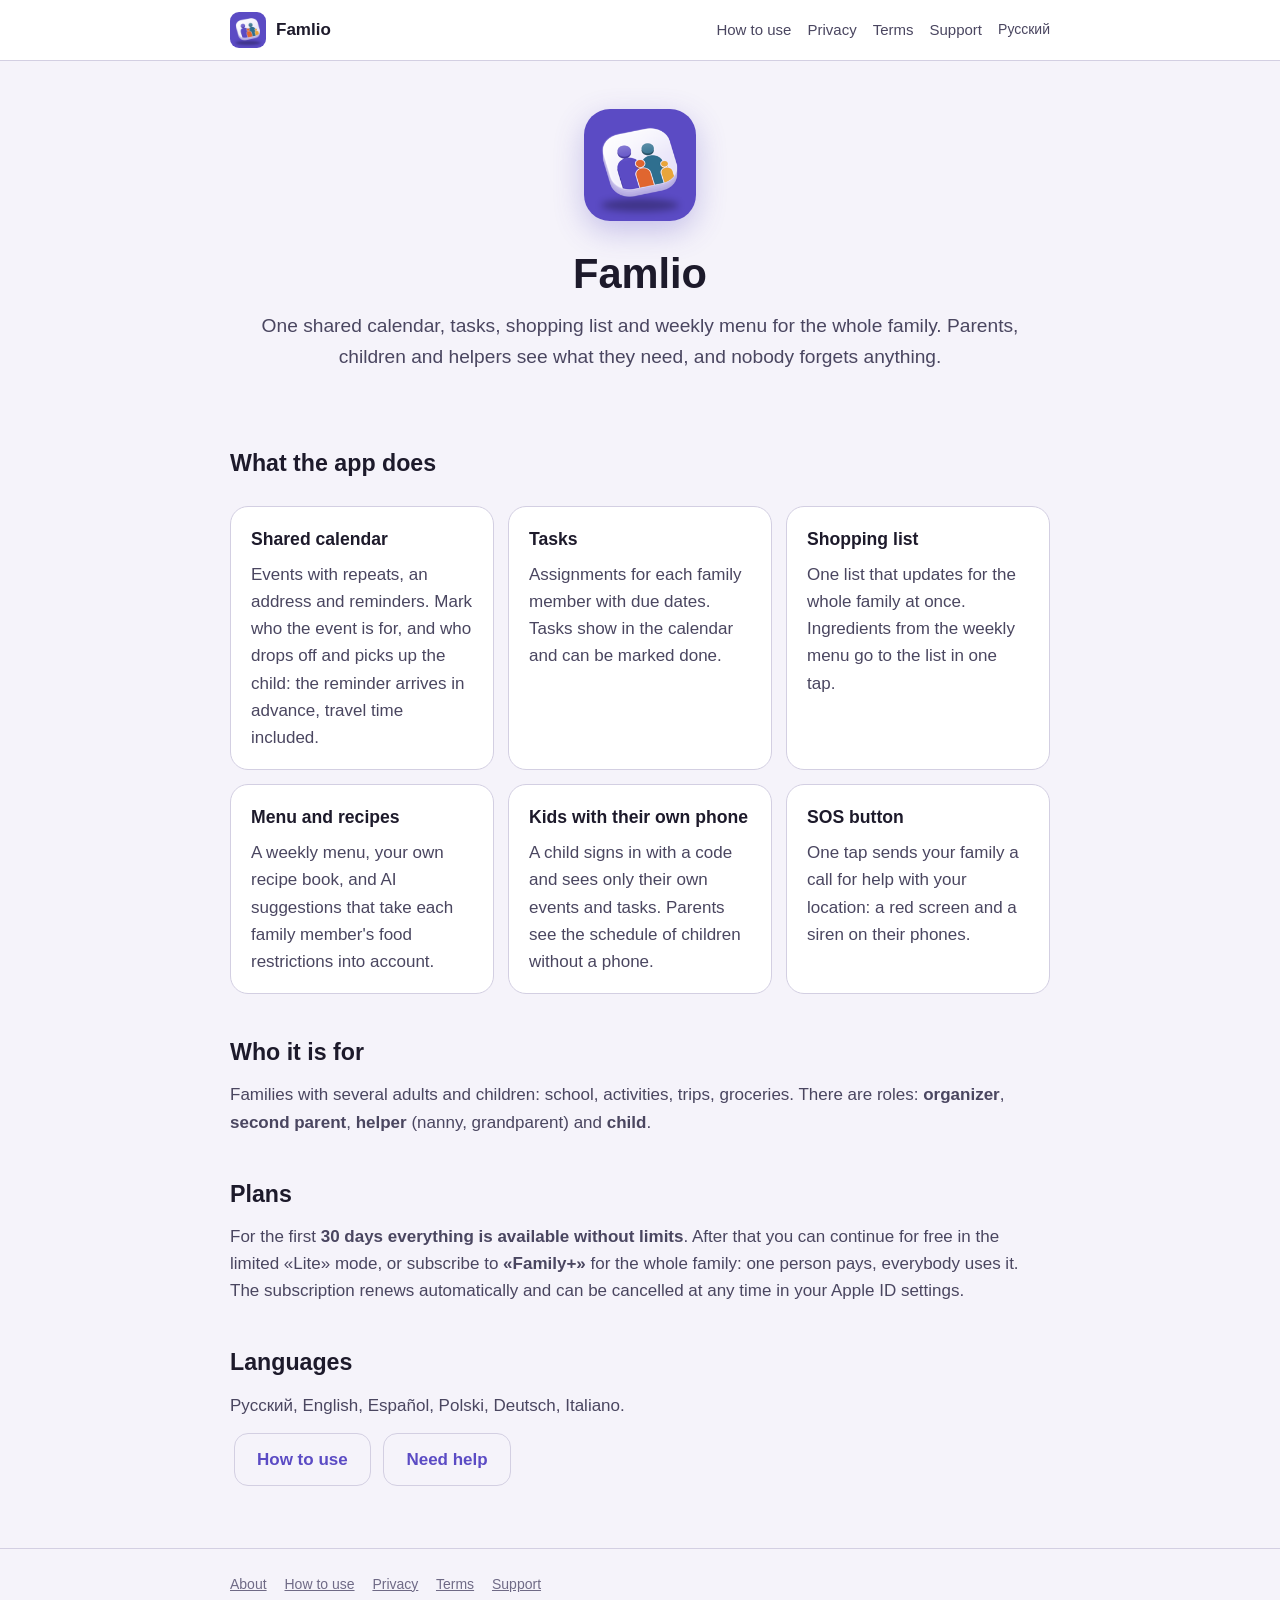
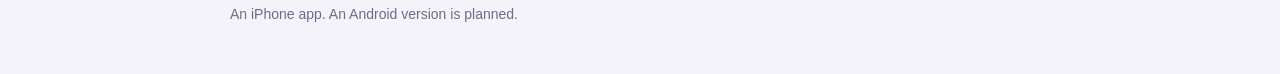
<file: index.html>
<!doctype html>
<html><head><meta charset="utf-8"><meta name="viewport" content="width=device-width, initial-scale=1">
<title>Family Assistant</title>
<script>
  var l = (navigator.language || "en").toLowerCase();
  location.replace((l.indexOf("ru") === 0 || l.indexOf("uk") === 0 || l.indexOf("be") === 0 ? "ru" : "en") + "/index.html");
</script>
<noscript><meta http-equiv="refresh" content="0; url=en/index.html"></noscript></head>
<body><p><a href="ru/index.html">Русский</a> · <a href="en/index.html">English</a></p></body></html>
</file>
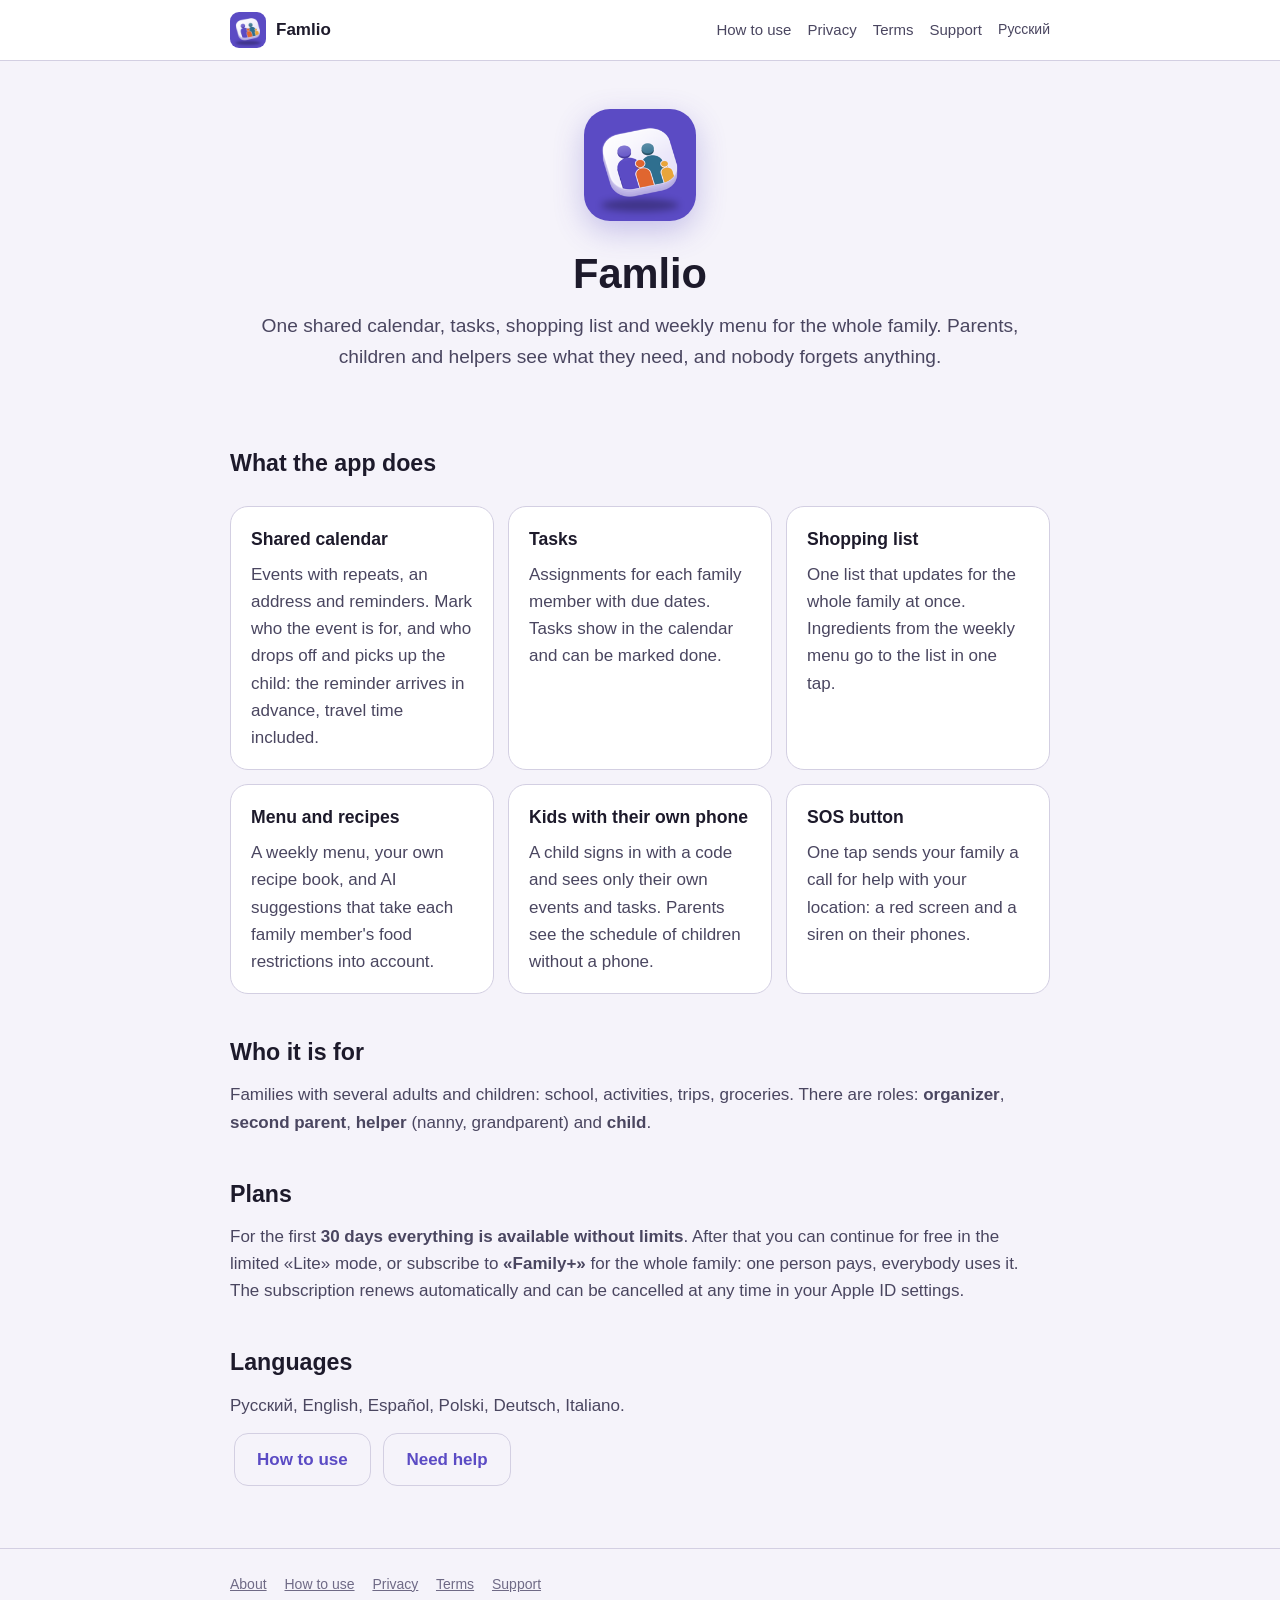
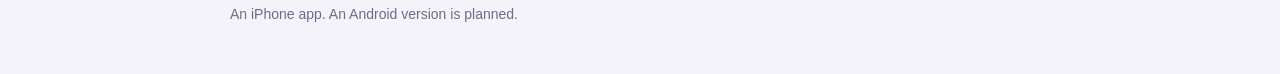
<file: en/index.html>
<!doctype html>
<html lang="en">
<head>
<meta charset="utf-8">
<meta name="viewport" content="width=device-width, initial-scale=1">
<title>A shared calendar, tasks, shopping list and menu for the whole family — Famlio</title>
<meta name="description" content="A shared calendar, tasks, shopping list and menu for the whole family">
<link rel="icon" href="../assets/icon.png">
<link rel="stylesheet" href="../assets/style.css">
</head>
<body>
<header class="top"><div class="wrap">
  <a class="brand" href="index.html"><img src="../assets/icon.png" alt="">Famlio</a>
  <nav><a class="" href="guide.html">How to use</a><a class="" href="privacy.html">Privacy</a><a class="" href="terms.html">Terms</a><a class="" href="support.html">Support</a><a class="lang" href="../ru/index.html">Русский</a></nav>
</div></header>
<main class="wrap">


<section class="hero">
  <img src="../assets/icon.png" alt="">
  <h1>Famlio</h1>
  <p class="lead">One shared calendar, tasks, shopping list and weekly menu for the whole family. Parents, children and helpers see what they need, and nobody forgets anything.</p>
  
</section>

<h2>What the app does</h2>
<div class="grid">
  <div class="card"><h3>Shared calendar</h3><p>Events with repeats, an address and reminders. Mark who the event is for, and who drops off and picks up the child: the reminder arrives in advance, travel time included.</p></div>
  <div class="card"><h3>Tasks</h3><p>Assignments for each family member with due dates. Tasks show in the calendar and can be marked done.</p></div>
  <div class="card"><h3>Shopping list</h3><p>One list that updates for the whole family at once. Ingredients from the weekly menu go to the list in one tap.</p></div>
  <div class="card"><h3>Menu and recipes</h3><p>A weekly menu, your own recipe book, and AI suggestions that take each family member's food restrictions into account.</p></div>
  <div class="card"><h3>Kids with their own phone</h3><p>A child signs in with a code and sees only their own events and tasks. Parents see the schedule of children without a phone.</p></div>
  <div class="card"><h3>SOS button</h3><p>One tap sends your family a call for help with your location: a red screen and a siren on their phones.</p></div>
</div>

<h2>Who it is for</h2>
<p>Families with several adults and children: school, activities, trips, groceries. There are roles: <b>organizer</b>, <b>second parent</b>, <b>helper</b> (nanny, grandparent) and <b>child</b>.</p>

<h2>Plans</h2>
<p>For the first <b>30 days everything is available without limits</b>. After that you can continue for free in the limited «Lite» mode, or subscribe to <b>«Family+»</b> for the whole family: one person pays, everybody uses it. The subscription renews automatically and can be cancelled at any time in your Apple ID settings.</p>

<h2>Languages</h2>
<p>Русский, English, Español, Polski, Deutsch, Italiano.</p>

<p><a class="btn ghost" href="guide.html">How to use</a> <a class="btn ghost" href="support.html">Need help</a></p>

</main>
<footer><div class="wrap">
  <a href="index.html">About</a> <a href="guide.html">How to use</a> <a href="privacy.html">Privacy</a> <a href="terms.html">Terms</a> <a href="support.html">Support</a>
  <p>An iPhone app. An Android version is planned.</p>
</div></footer>
</body>
</html>
</file>
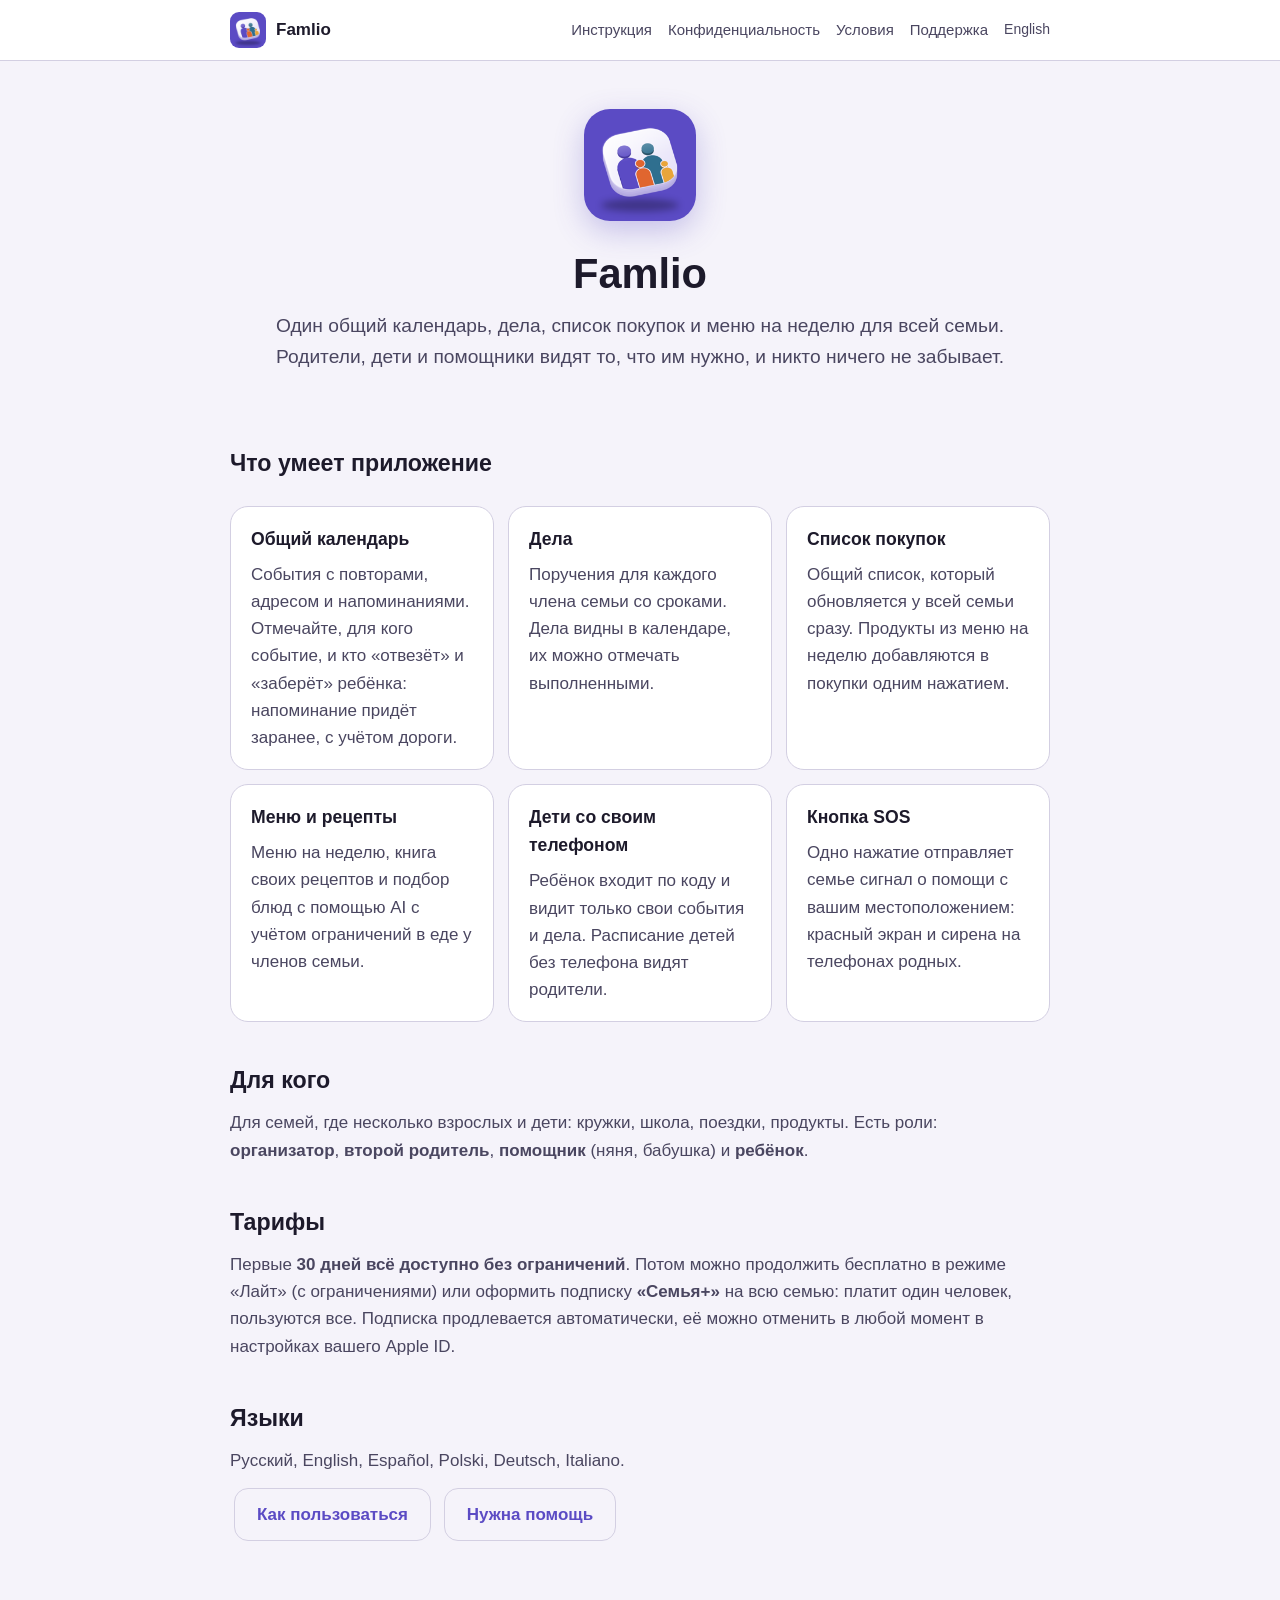
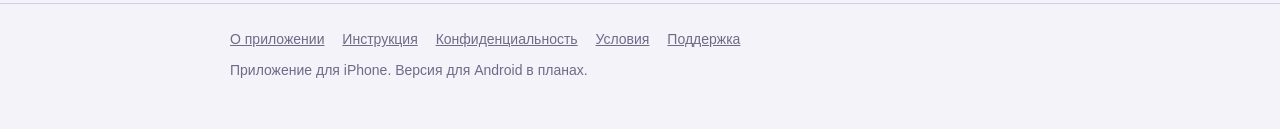
<file: ru/index.html>
<!doctype html>
<html lang="ru">
<head>
<meta charset="utf-8">
<meta name="viewport" content="width=device-width, initial-scale=1">
<title>Общий календарь, дела, покупки и меню для всей семьи — Famlio</title>
<meta name="description" content="Общий календарь, дела, покупки и меню для всей семьи">
<link rel="icon" href="../assets/icon.png">
<link rel="stylesheet" href="../assets/style.css">
</head>
<body>
<header class="top"><div class="wrap">
  <a class="brand" href="index.html"><img src="../assets/icon.png" alt="">Famlio</a>
  <nav><a class="" href="guide.html">Инструкция</a><a class="" href="privacy.html">Конфиденциальность</a><a class="" href="terms.html">Условия</a><a class="" href="support.html">Поддержка</a><a class="lang" href="../en/index.html">English</a></nav>
</div></header>
<main class="wrap">


<section class="hero">
  <img src="../assets/icon.png" alt="">
  <h1>Famlio</h1>
  <p class="lead">Один общий календарь, дела, список покупок и меню на неделю для всей семьи. Родители, дети и помощники видят то, что им нужно, и никто ничего не забывает.</p>
  
</section>

<h2>Что умеет приложение</h2>
<div class="grid">
  <div class="card"><h3>Общий календарь</h3><p>События с повторами, адресом и напоминаниями. Отмечайте, для кого событие, и кто «отвезёт» и «заберёт» ребёнка: напоминание придёт заранее, с учётом дороги.</p></div>
  <div class="card"><h3>Дела</h3><p>Поручения для каждого члена семьи со сроками. Дела видны в календаре, их можно отмечать выполненными.</p></div>
  <div class="card"><h3>Список покупок</h3><p>Общий список, который обновляется у всей семьи сразу. Продукты из меню на неделю добавляются в покупки одним нажатием.</p></div>
  <div class="card"><h3>Меню и рецепты</h3><p>Меню на неделю, книга своих рецептов и подбор блюд с помощью AI с учётом ограничений в еде у членов семьи.</p></div>
  <div class="card"><h3>Дети со своим телефоном</h3><p>Ребёнок входит по коду и видит только свои события и дела. Расписание детей без телефона видят родители.</p></div>
  <div class="card"><h3>Кнопка SOS</h3><p>Одно нажатие отправляет семье сигнал о помощи с вашим местоположением: красный экран и сирена на телефонах родных.</p></div>
</div>

<h2>Для кого</h2>
<p>Для семей, где несколько взрослых и дети: кружки, школа, поездки, продукты. Есть роли: <b>организатор</b>, <b>второй родитель</b>, <b>помощник</b> (няня, бабушка) и <b>ребёнок</b>.</p>

<h2>Тарифы</h2>
<p>Первые <b>30 дней всё доступно без ограничений</b>. Потом можно продолжить бесплатно в режиме «Лайт» (с ограничениями) или оформить подписку <b>«Семья+»</b> на всю семью: платит один человек, пользуются все. Подписка продлевается автоматически, её можно отменить в любой момент в настройках вашего Apple ID.</p>

<h2>Языки</h2>
<p>Русский, English, Español, Polski, Deutsch, Italiano.</p>

<p><a class="btn ghost" href="guide.html">Как пользоваться</a> <a class="btn ghost" href="support.html">Нужна помощь</a></p>

</main>
<footer><div class="wrap">
  <a href="index.html">О приложении</a> <a href="guide.html">Инструкция</a> <a href="privacy.html">Конфиденциальность</a> <a href="terms.html">Условия</a> <a href="support.html">Поддержка</a>
  <p>Приложение для iPhone. Версия для Android в планах.</p>
</div></footer>
</body>
</html>
</file>
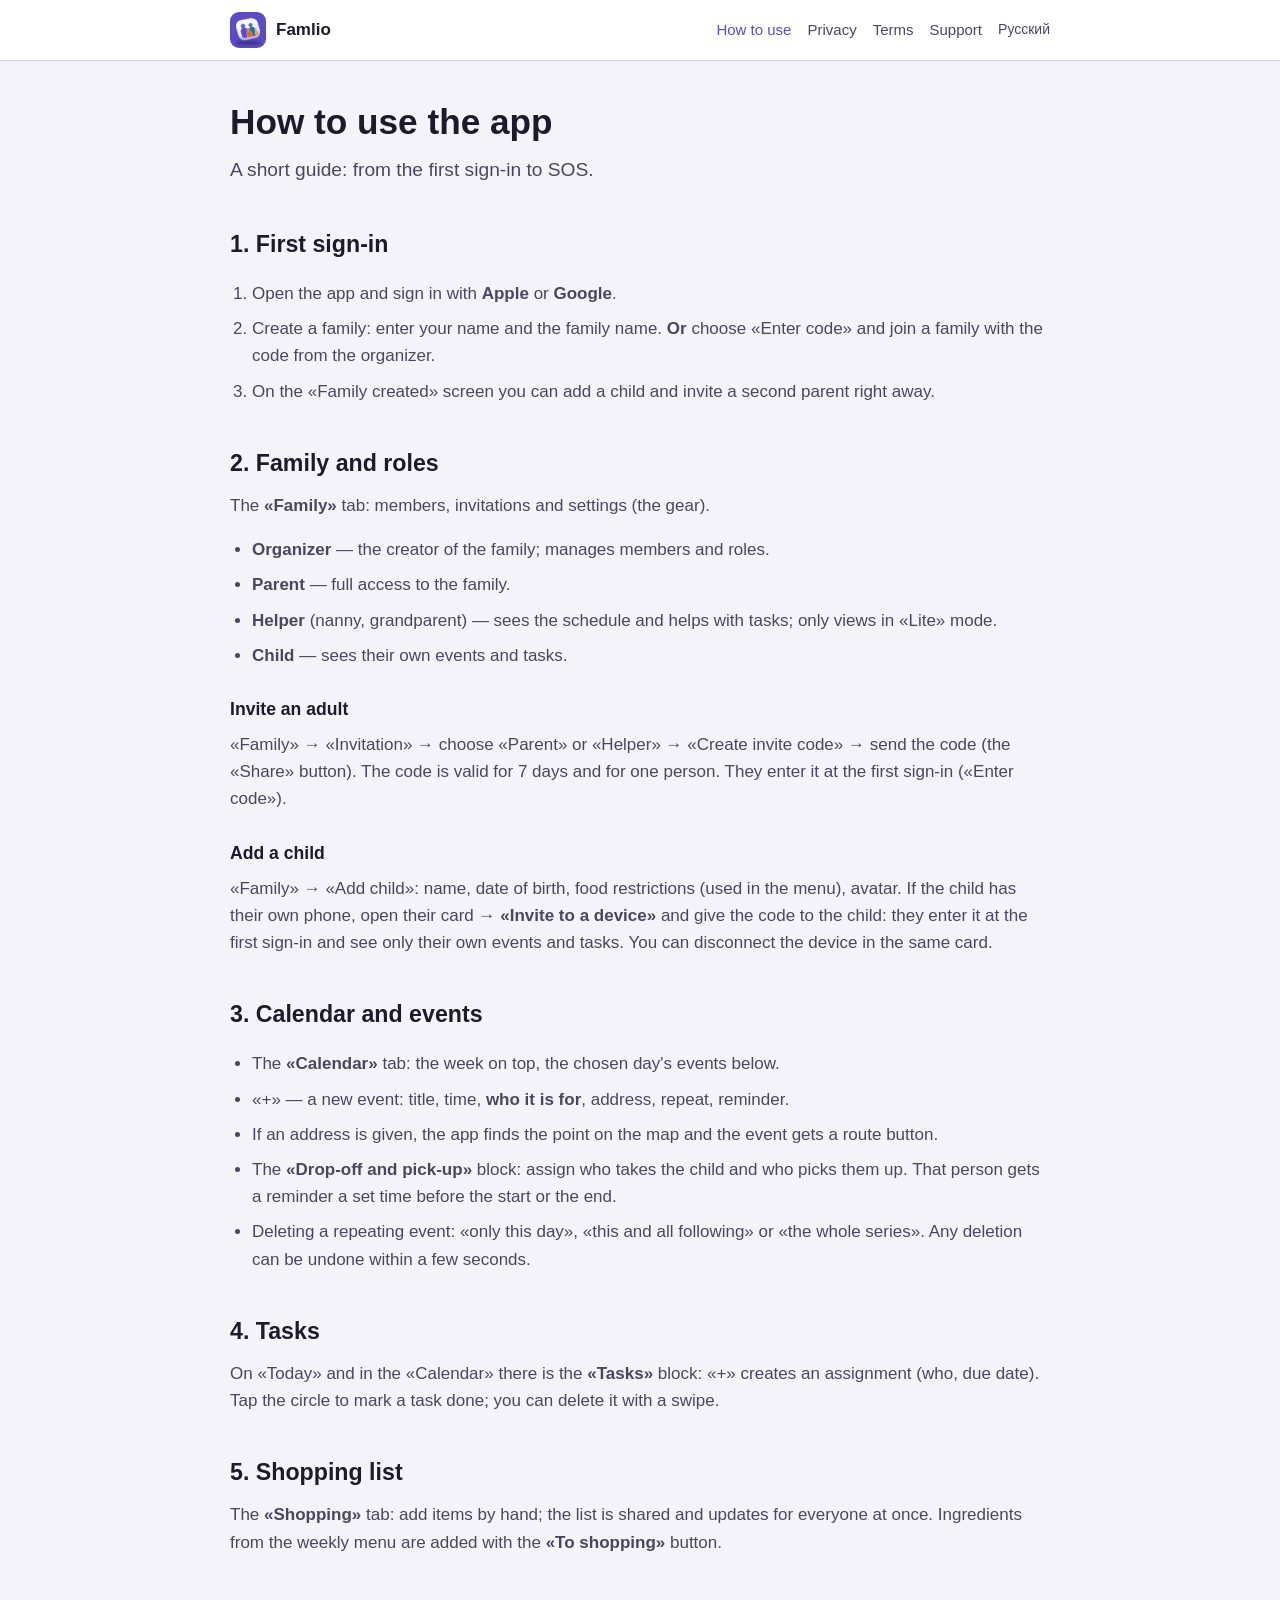
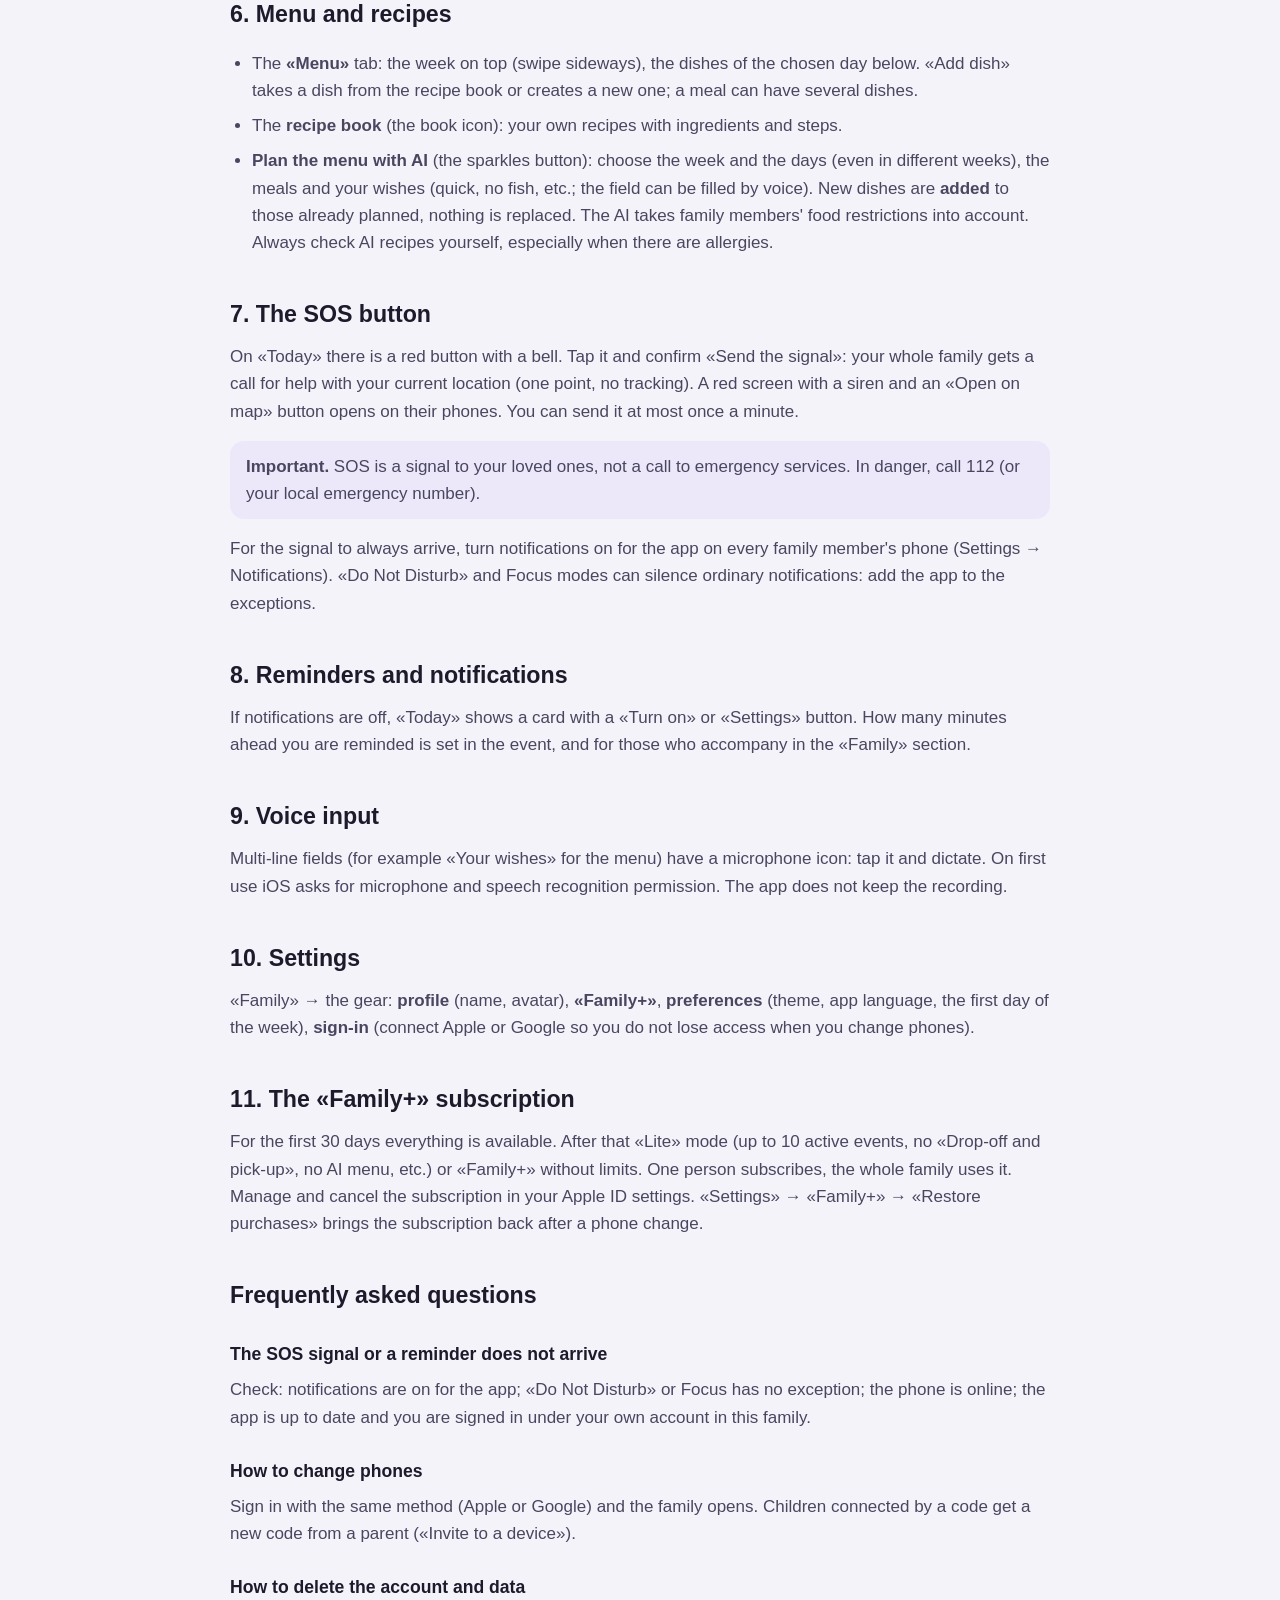
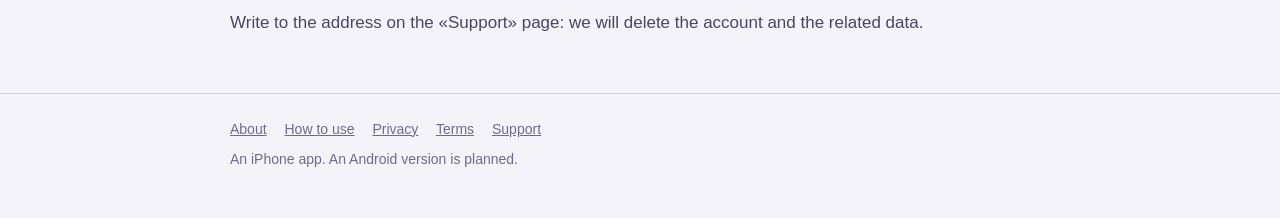
<file: en/guide.html>
<!doctype html>
<html lang="en">
<head>
<meta charset="utf-8">
<meta name="viewport" content="width=device-width, initial-scale=1">
<title>How to use the app — Famlio</title>
<meta name="description" content="How to use the app">
<link rel="icon" href="../assets/icon.png">
<link rel="stylesheet" href="../assets/style.css">
</head>
<body>
<header class="top"><div class="wrap">
  <a class="brand" href="index.html"><img src="../assets/icon.png" alt="">Famlio</a>
  <nav><a class="on" href="guide.html">How to use</a><a class="" href="privacy.html">Privacy</a><a class="" href="terms.html">Terms</a><a class="" href="support.html">Support</a><a class="lang" href="../ru/guide.html">Русский</a></nav>
</div></header>
<main class="wrap">
<h1>How to use the app</h1>

<p class="lead">A short guide: from the first sign-in to SOS.</p>

<h2>1. First sign-in</h2>
<ol>
  <li>Open the app and sign in with <b>Apple</b> or <b>Google</b>.</li>
  <li>Create a family: enter your name and the family name. <b>Or</b> choose «Enter code» and join a family with the code from the organizer.</li>
  <li>On the «Family created» screen you can add a child and invite a second parent right away.</li>
</ol>

<h2>2. Family and roles</h2>
<p>The <b>«Family»</b> tab: members, invitations and settings (the gear).</p>
<ul>
  <li><b>Organizer</b> — the creator of the family; manages members and roles.</li>
  <li><b>Parent</b> — full access to the family.</li>
  <li><b>Helper</b> (nanny, grandparent) — sees the schedule and helps with tasks; only views in «Lite» mode.</li>
  <li><b>Child</b> — sees their own events and tasks.</li>
</ul>
<h3>Invite an adult</h3>
<p>«Family» → «Invitation» → choose «Parent» or «Helper» → «Create invite code» → send the code (the «Share» button). The code is valid for 7 days and for one person. They enter it at the first sign-in («Enter code»).</p>
<h3>Add a child</h3>
<p>«Family» → «Add child»: name, date of birth, food restrictions (used in the menu), avatar. If the child has their own phone, open their card → <b>«Invite to a device»</b> and give the code to the child: they enter it at the first sign-in and see only their own events and tasks. You can disconnect the device in the same card.</p>

<h2>3. Calendar and events</h2>
<ul>
  <li>The <b>«Calendar»</b> tab: the week on top, the chosen day's events below.</li>
  <li>«+» — a new event: title, time, <b>who it is for</b>, address, repeat, reminder.</li>
  <li>If an address is given, the app finds the point on the map and the event gets a route button.</li>
  <li>The <b>«Drop-off and pick-up»</b> block: assign who takes the child and who picks them up. That person gets a reminder a set time before the start or the end.</li>
  <li>Deleting a repeating event: «only this day», «this and all following» or «the whole series». Any deletion can be undone within a few seconds.</li>
</ul>

<h2>4. Tasks</h2>
<p>On «Today» and in the «Calendar» there is the <b>«Tasks»</b> block: «+» creates an assignment (who, due date). Tap the circle to mark a task done; you can delete it with a swipe.</p>

<h2>5. Shopping list</h2>
<p>The <b>«Shopping»</b> tab: add items by hand; the list is shared and updates for everyone at once. Ingredients from the weekly menu are added with the <b>«To shopping»</b> button.</p>

<h2>6. Menu and recipes</h2>
<ul>
  <li>The <b>«Menu»</b> tab: the week on top (swipe sideways), the dishes of the chosen day below. «Add dish» takes a dish from the recipe book or creates a new one; a meal can have several dishes.</li>
  <li>The <b>recipe book</b> (the book icon): your own recipes with ingredients and steps.</li>
  <li><b>Plan the menu with AI</b> (the sparkles button): choose the week and the days (even in different weeks), the meals and your wishes (quick, no fish, etc.; the field can be filled by voice). New dishes are <b>added</b> to those already planned, nothing is replaced. The AI takes family members' food restrictions into account. Always check AI recipes yourself, especially when there are allergies.</li>
</ul>

<h2>7. The SOS button</h2>
<p>On «Today» there is a red button with a bell. Tap it and confirm «Send the signal»: your whole family gets a call for help with your current location (one point, no tracking). A red screen with a siren and an «Open on map» button opens on their phones. You can send it at most once a minute.</p>
<div class="note"><b>Important.</b> SOS is a signal to your loved ones, not a call to emergency services. In danger, call 112 (or your local emergency number).</div>
<p>For the signal to always arrive, turn notifications on for the app on every family member's phone (Settings → Notifications). «Do Not Disturb» and Focus modes can silence ordinary notifications: add the app to the exceptions.</p>

<h2>8. Reminders and notifications</h2>
<p>If notifications are off, «Today» shows a card with a «Turn on» or «Settings» button. How many minutes ahead you are reminded is set in the event, and for those who accompany in the «Family» section.</p>

<h2>9. Voice input</h2>
<p>Multi-line fields (for example «Your wishes» for the menu) have a microphone icon: tap it and dictate. On first use iOS asks for microphone and speech recognition permission. The app does not keep the recording.</p>

<h2>10. Settings</h2>
<p>«Family» → the gear: <b>profile</b> (name, avatar), <b>«Family+»</b>, <b>preferences</b> (theme, app language, the first day of the week), <b>sign-in</b> (connect Apple or Google so you do not lose access when you change phones).</p>

<h2>11. The «Family+» subscription</h2>
<p>For the first 30 days everything is available. After that «Lite» mode (up to 10 active events, no «Drop-off and pick-up», no AI menu, etc.) or «Family+» without limits. One person subscribes, the whole family uses it. Manage and cancel the subscription in your Apple ID settings. «Settings» → «Family+» → «Restore purchases» brings the subscription back after a phone change.</p>

<h2>Frequently asked questions</h2>
<h3>The SOS signal or a reminder does not arrive</h3>
<p>Check: notifications are on for the app; «Do Not Disturb» or Focus has no exception; the phone is online; the app is up to date and you are signed in under your own account in this family.</p>
<h3>How to change phones</h3>
<p>Sign in with the same method (Apple or Google) and the family opens. Children connected by a code get a new code from a parent («Invite to a device»).</p>
<h3>How to delete the account and data</h3>
<p>Write to the address on the «Support» page: we will delete the account and the related data.</p>

</main>
<footer><div class="wrap">
  <a href="index.html">About</a> <a href="guide.html">How to use</a> <a href="privacy.html">Privacy</a> <a href="terms.html">Terms</a> <a href="support.html">Support</a>
  <p>An iPhone app. An Android version is planned.</p>
</div></footer>
</body>
</html>
</file>
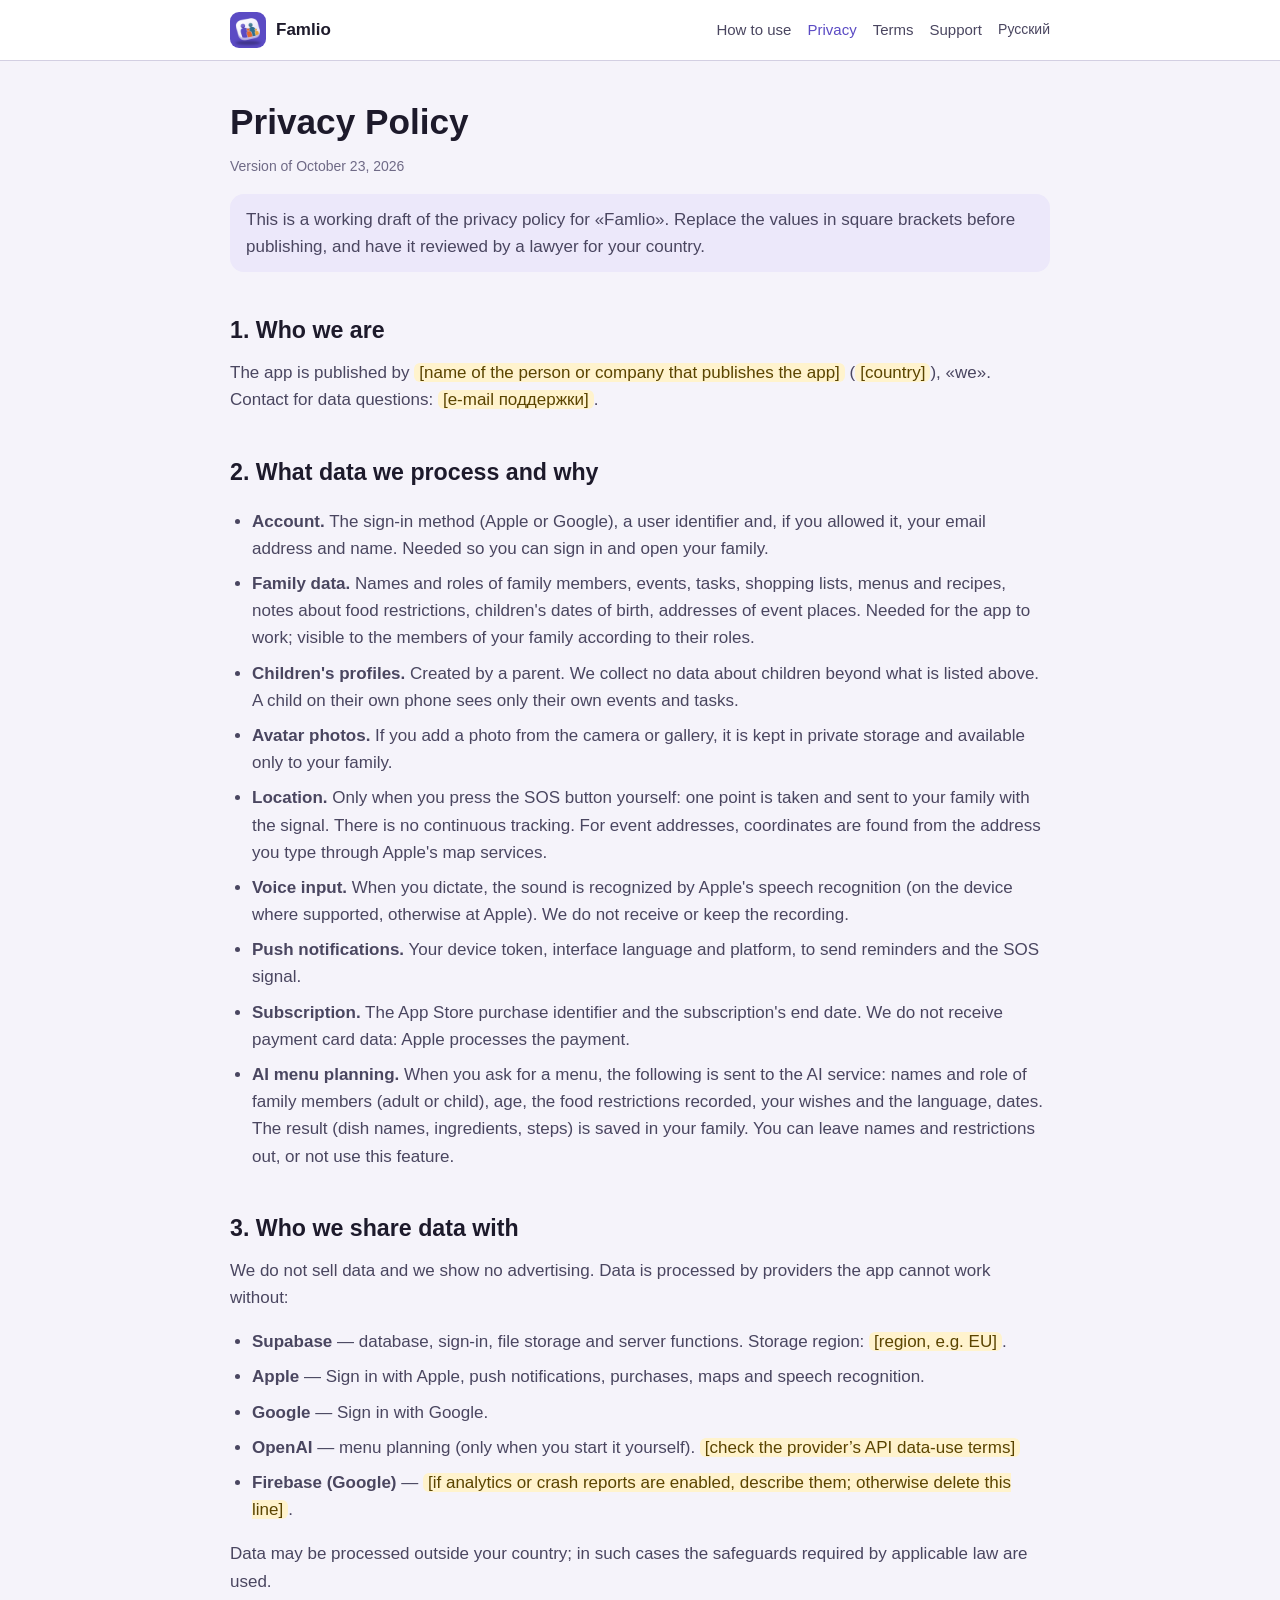
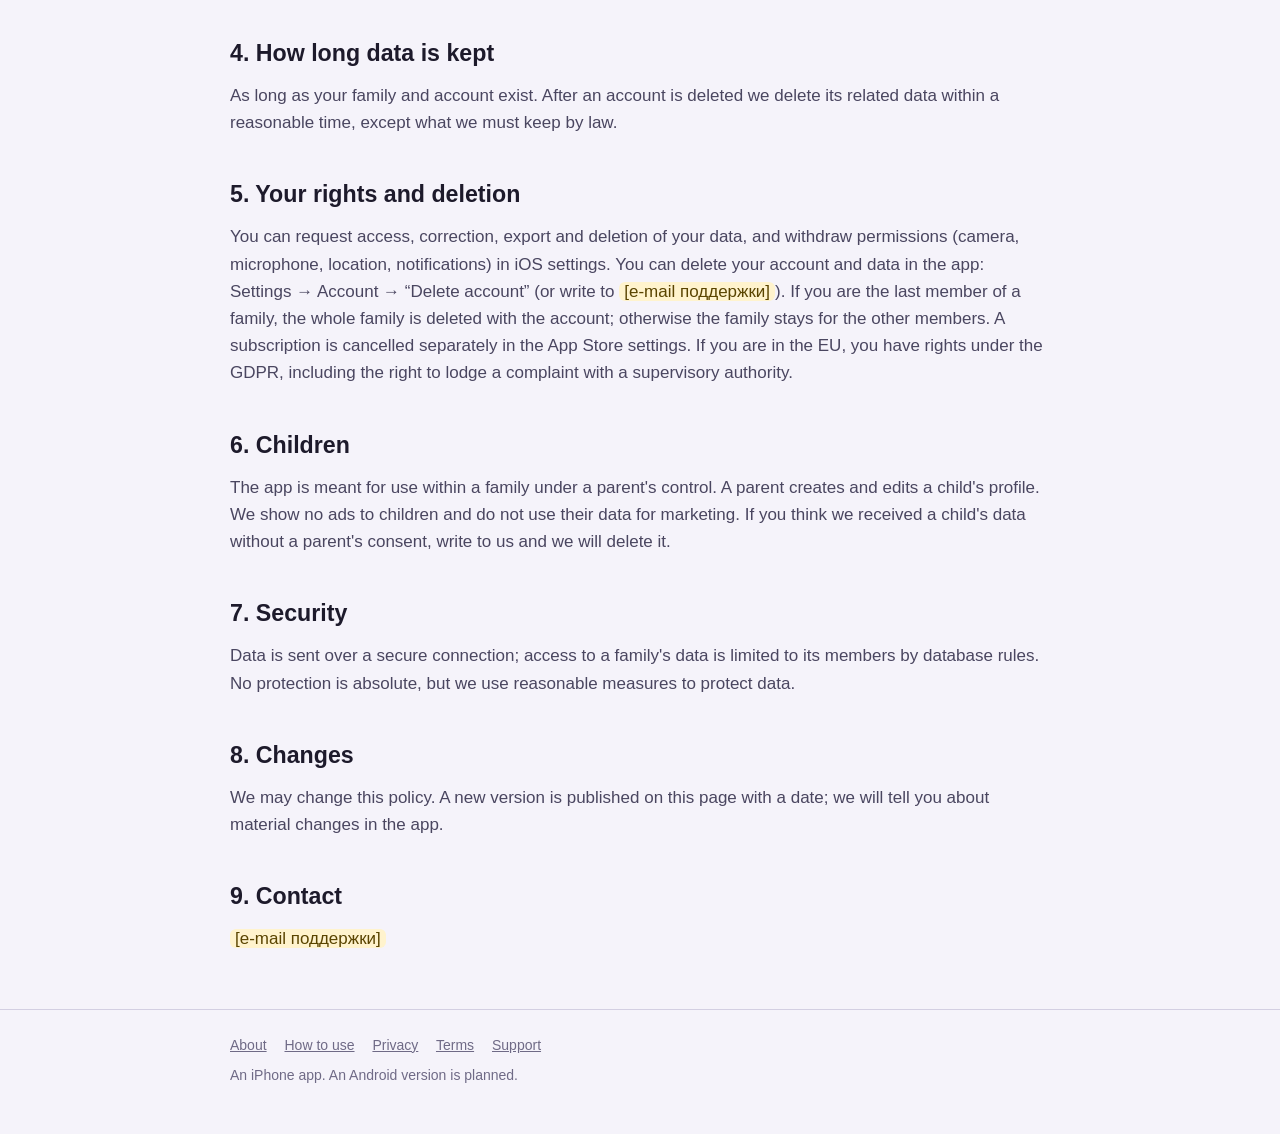
<file: en/privacy.html>
<!doctype html>
<html lang="en">
<head>
<meta charset="utf-8">
<meta name="viewport" content="width=device-width, initial-scale=1">
<title>Privacy Policy — Famlio</title>
<meta name="description" content="Privacy Policy">
<link rel="icon" href="../assets/icon.png">
<link rel="stylesheet" href="../assets/style.css">
</head>
<body>
<header class="top"><div class="wrap">
  <a class="brand" href="index.html"><img src="../assets/icon.png" alt="">Famlio</a>
  <nav><a class="" href="guide.html">How to use</a><a class="on" href="privacy.html">Privacy</a><a class="" href="terms.html">Terms</a><a class="" href="support.html">Support</a><a class="lang" href="../ru/privacy.html">Русский</a></nav>
</div></header>
<main class="wrap">
<h1>Privacy Policy</h1>

<p class="updated">Version of October 23, 2026</p>
<div class="note">This is a working draft of the privacy policy for «Famlio». Replace the values in square brackets before publishing, and have it reviewed by a lawyer for your country.</div>

<h2>1. Who we are</h2>
<p>The app is published by <span class="todo">[name of the person or company that publishes the app]</span> (<span class="todo">[country]</span>), «we». Contact for data questions: <span class="todo">[e-mail поддержки]</span>.</p>

<h2>2. What data we process and why</h2>
<ul>
  <li><b>Account.</b> The sign-in method (Apple or Google), a user identifier and, if you allowed it, your email address and name. Needed so you can sign in and open your family.</li>
  <li><b>Family data.</b> Names and roles of family members, events, tasks, shopping lists, menus and recipes, notes about food restrictions, children's dates of birth, addresses of event places. Needed for the app to work; visible to the members of your family according to their roles.</li>
  <li><b>Children's profiles.</b> Created by a parent. We collect no data about children beyond what is listed above. A child on their own phone sees only their own events and tasks.</li>
  <li><b>Avatar photos.</b> If you add a photo from the camera or gallery, it is kept in private storage and available only to your family.</li>
  <li><b>Location.</b> Only when you press the SOS button yourself: one point is taken and sent to your family with the signal. There is no continuous tracking. For event addresses, coordinates are found from the address you type through Apple's map services.</li>
  <li><b>Voice input.</b> When you dictate, the sound is recognized by Apple's speech recognition (on the device where supported, otherwise at Apple). We do not receive or keep the recording.</li>
  <li><b>Push notifications.</b> Your device token, interface language and platform, to send reminders and the SOS signal.</li>
  <li><b>Subscription.</b> The App Store purchase identifier and the subscription's end date. We do not receive payment card data: Apple processes the payment.</li>
  <li><b>AI menu planning.</b> When you ask for a menu, the following is sent to the AI service: names and role of family members (adult or child), age, the food restrictions recorded, your wishes and the language, dates. The result (dish names, ingredients, steps) is saved in your family. You can leave names and restrictions out, or not use this feature.</li>
</ul>

<h2>3. Who we share data with</h2>
<p>We do not sell data and we show no advertising. Data is processed by providers the app cannot work without:</p>
<ul>
  <li><b>Supabase</b> — database, sign-in, file storage and server functions. Storage region: <span class="todo">[region, e.g. EU]</span>.</li>
  <li><b>Apple</b> — Sign in with Apple, push notifications, purchases, maps and speech recognition.</li>
  <li><b>Google</b> — Sign in with Google.</li>
  <li><b>OpenAI</b> — menu planning (only when you start it yourself). <span class="todo">[check the provider’s API data-use terms]</span></li>
  <li><b>Firebase (Google)</b> — <span class="todo">[if analytics or crash reports are enabled, describe them; otherwise delete this line]</span>.</li>
</ul>
<p>Data may be processed outside your country; in such cases the safeguards required by applicable law are used.</p>

<h2>4. How long data is kept</h2>
<p>As long as your family and account exist. After an account is deleted we delete its related data within a reasonable time, except what we must keep by law.</p>

<h2>5. Your rights and deletion</h2>
<p>You can request access, correction, export and deletion of your data, and withdraw permissions (camera, microphone, location, notifications) in iOS settings. You can delete your account and data in the app: Settings → Account → “Delete account” (or write to <span class="todo">[e-mail поддержки]</span>). If you are the last member of a family, the whole family is deleted with the account; otherwise the family stays for the other members. A subscription is cancelled separately in the App Store settings. If you are in the EU, you have rights under the GDPR, including the right to lodge a complaint with a supervisory authority.</p>

<h2>6. Children</h2>
<p>The app is meant for use within a family under a parent's control. A parent creates and edits a child's profile. We show no ads to children and do not use their data for marketing. If you think we received a child's data without a parent's consent, write to us and we will delete it.</p>

<h2>7. Security</h2>
<p>Data is sent over a secure connection; access to a family's data is limited to its members by database rules. No protection is absolute, but we use reasonable measures to protect data.</p>

<h2>8. Changes</h2>
<p>We may change this policy. A new version is published on this page with a date; we will tell you about material changes in the app.</p>

<h2>9. Contact</h2>
<p><span class="todo">[e-mail поддержки]</span></p>

</main>
<footer><div class="wrap">
  <a href="index.html">About</a> <a href="guide.html">How to use</a> <a href="privacy.html">Privacy</a> <a href="terms.html">Terms</a> <a href="support.html">Support</a>
  <p>An iPhone app. An Android version is planned.</p>
</div></footer>
</body>
</html>
</file>
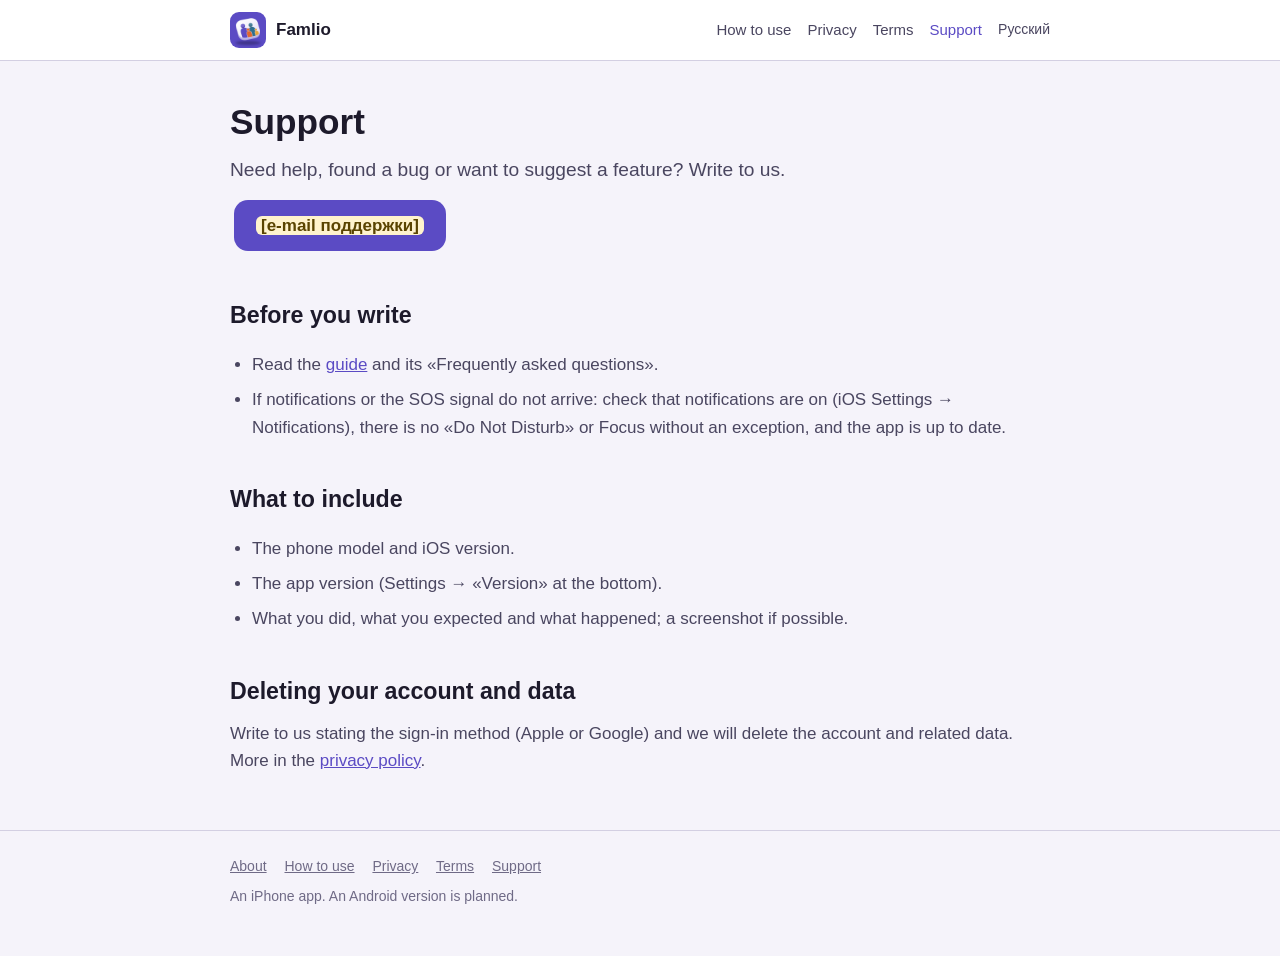
<file: en/support.html>
<!doctype html>
<html lang="en">
<head>
<meta charset="utf-8">
<meta name="viewport" content="width=device-width, initial-scale=1">
<title>Support — Famlio</title>
<meta name="description" content="Support">
<link rel="icon" href="../assets/icon.png">
<link rel="stylesheet" href="../assets/style.css">
</head>
<body>
<header class="top"><div class="wrap">
  <a class="brand" href="index.html"><img src="../assets/icon.png" alt="">Famlio</a>
  <nav><a class="" href="guide.html">How to use</a><a class="" href="privacy.html">Privacy</a><a class="" href="terms.html">Terms</a><a class="on" href="support.html">Support</a><a class="lang" href="../ru/support.html">Русский</a></nav>
</div></header>
<main class="wrap">
<h1>Support</h1>

<p class="lead">Need help, found a bug or want to suggest a feature? Write to us.</p>
<p><a class="btn" href="mailto:[e-mail поддержки]"><span class="todo">[e-mail поддержки]</span></a></p>

<h2>Before you write</h2>
<ul>
  <li>Read the <a href="guide.html">guide</a> and its «Frequently asked questions».</li>
  <li>If notifications or the SOS signal do not arrive: check that notifications are on (iOS Settings → Notifications), there is no «Do Not Disturb» or Focus without an exception, and the app is up to date.</li>
</ul>

<h2>What to include</h2>
<ul>
  <li>The phone model and iOS version.</li>
  <li>The app version (Settings → «Version» at the bottom).</li>
  <li>What you did, what you expected and what happened; a screenshot if possible.</li>
</ul>

<h2>Deleting your account and data</h2>
<p>Write to us stating the sign-in method (Apple or Google) and we will delete the account and related data. More in the <a href="privacy.html">privacy policy</a>.</p>

</main>
<footer><div class="wrap">
  <a href="index.html">About</a> <a href="guide.html">How to use</a> <a href="privacy.html">Privacy</a> <a href="terms.html">Terms</a> <a href="support.html">Support</a>
  <p>An iPhone app. An Android version is planned.</p>
</div></footer>
</body>
</html>
</file>
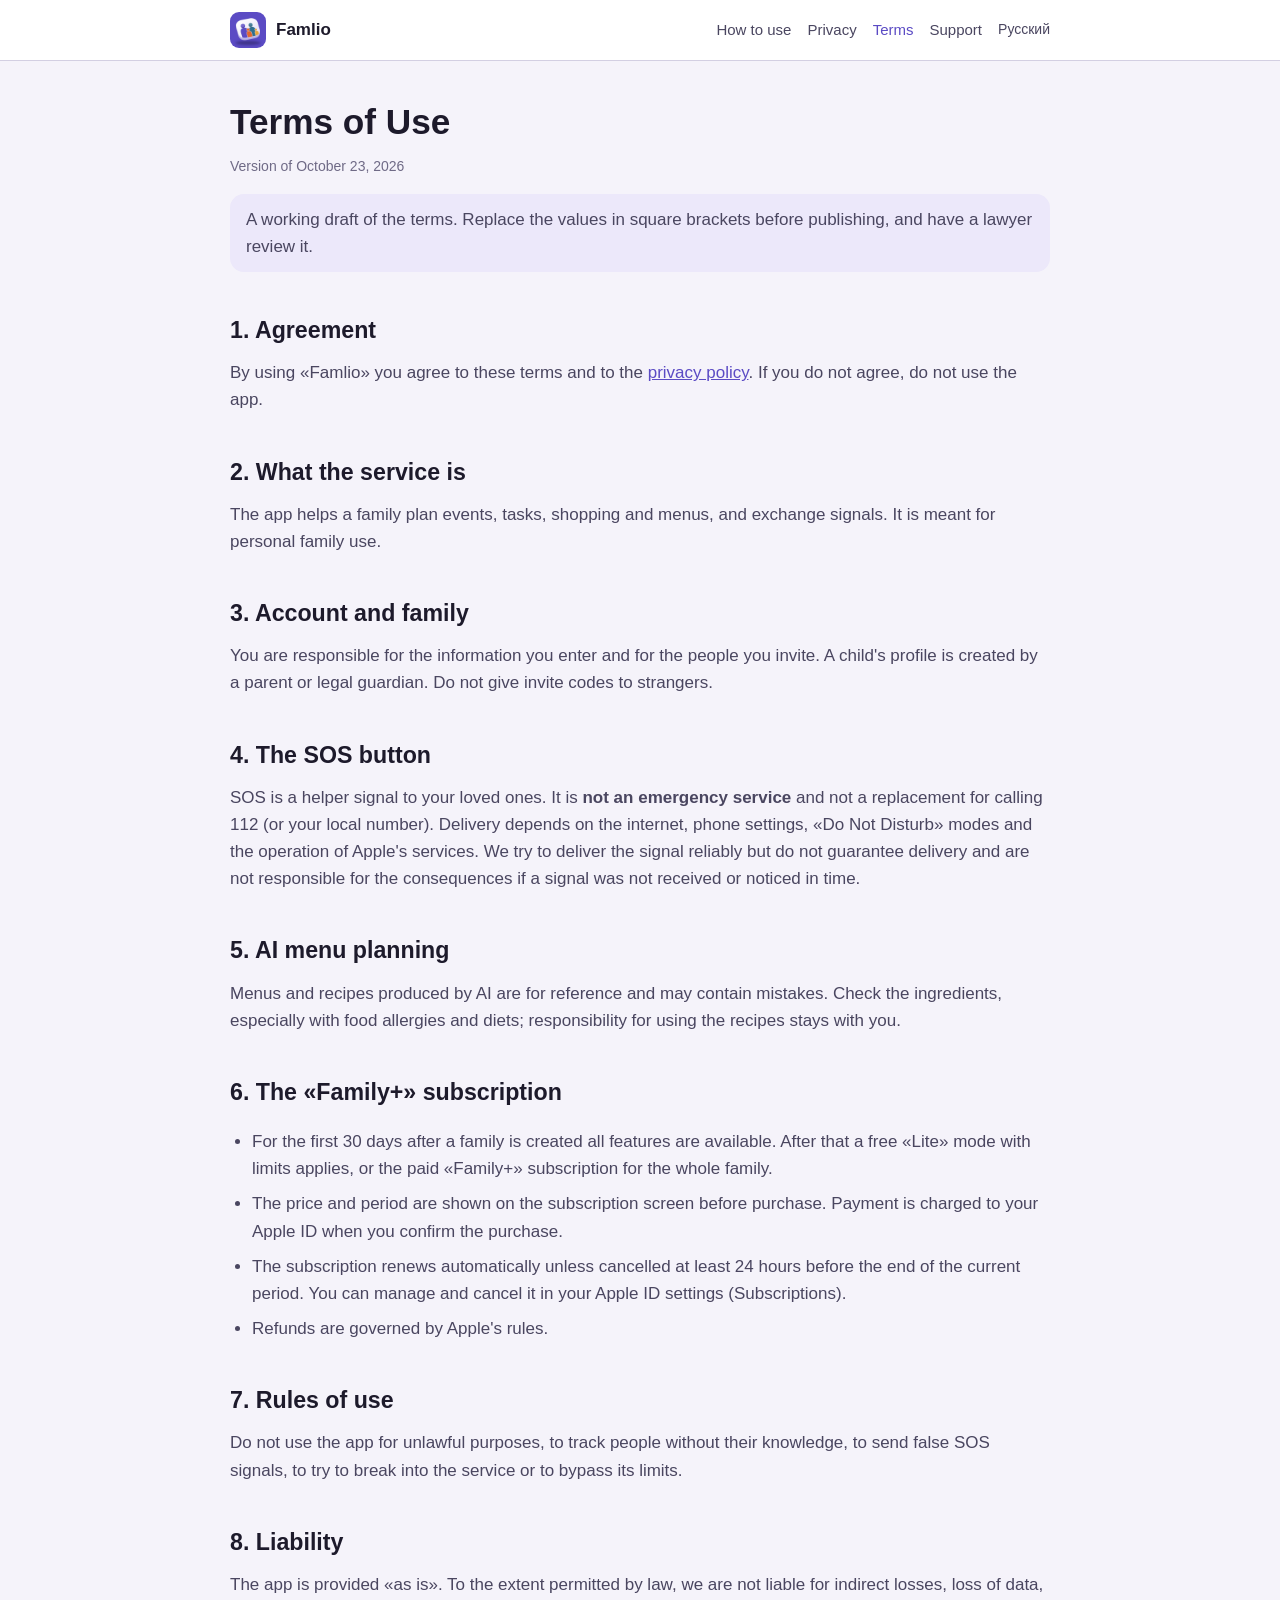
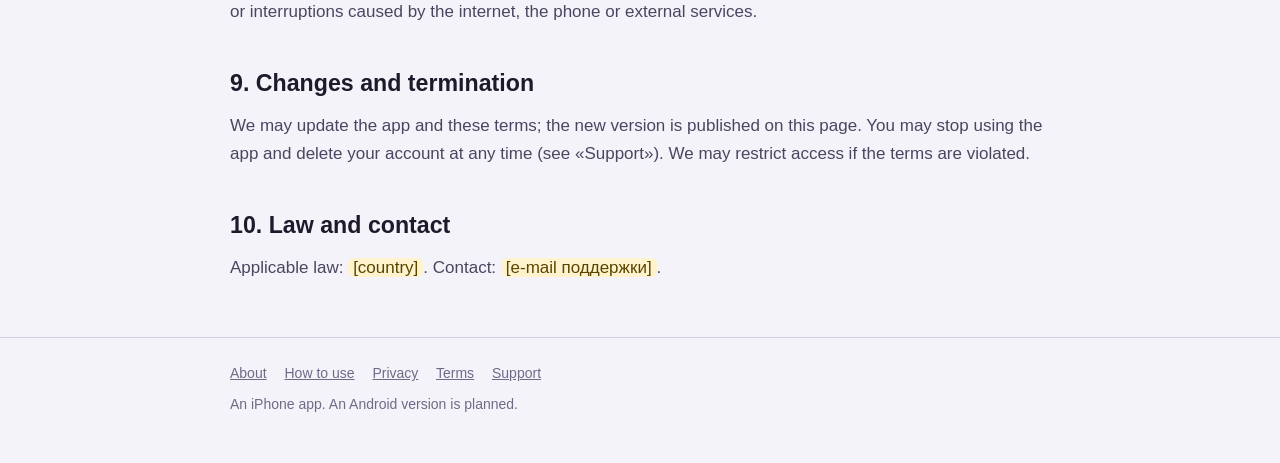
<file: en/terms.html>
<!doctype html>
<html lang="en">
<head>
<meta charset="utf-8">
<meta name="viewport" content="width=device-width, initial-scale=1">
<title>Terms of Use — Famlio</title>
<meta name="description" content="Terms of Use">
<link rel="icon" href="../assets/icon.png">
<link rel="stylesheet" href="../assets/style.css">
</head>
<body>
<header class="top"><div class="wrap">
  <a class="brand" href="index.html"><img src="../assets/icon.png" alt="">Famlio</a>
  <nav><a class="" href="guide.html">How to use</a><a class="" href="privacy.html">Privacy</a><a class="on" href="terms.html">Terms</a><a class="" href="support.html">Support</a><a class="lang" href="../ru/terms.html">Русский</a></nav>
</div></header>
<main class="wrap">
<h1>Terms of Use</h1>

<p class="updated">Version of October 23, 2026</p>
<div class="note">A working draft of the terms. Replace the values in square brackets before publishing, and have a lawyer review it.</div>

<h2>1. Agreement</h2>
<p>By using «Famlio» you agree to these terms and to the <a href="privacy.html">privacy policy</a>. If you do not agree, do not use the app.</p>

<h2>2. What the service is</h2>
<p>The app helps a family plan events, tasks, shopping and menus, and exchange signals. It is meant for personal family use.</p>

<h2>3. Account and family</h2>
<p>You are responsible for the information you enter and for the people you invite. A child's profile is created by a parent or legal guardian. Do not give invite codes to strangers.</p>

<h2>4. The SOS button</h2>
<p>SOS is a helper signal to your loved ones. It is <b>not an emergency service</b> and not a replacement for calling 112 (or your local number). Delivery depends on the internet, phone settings, «Do Not Disturb» modes and the operation of Apple's services. We try to deliver the signal reliably but do not guarantee delivery and are not responsible for the consequences if a signal was not received or noticed in time.</p>

<h2>5. AI menu planning</h2>
<p>Menus and recipes produced by AI are for reference and may contain mistakes. Check the ingredients, especially with food allergies and diets; responsibility for using the recipes stays with you.</p>

<h2>6. The «Family+» subscription</h2>
<ul>
  <li>For the first 30 days after a family is created all features are available. After that a free «Lite» mode with limits applies, or the paid «Family+» subscription for the whole family.</li>
  <li>The price and period are shown on the subscription screen before purchase. Payment is charged to your Apple ID when you confirm the purchase.</li>
  <li>The subscription renews automatically unless cancelled at least 24 hours before the end of the current period. You can manage and cancel it in your Apple ID settings (Subscriptions).</li>
  <li>Refunds are governed by Apple's rules.</li>
</ul>

<h2>7. Rules of use</h2>
<p>Do not use the app for unlawful purposes, to track people without their knowledge, to send false SOS signals, to try to break into the service or to bypass its limits.</p>

<h2>8. Liability</h2>
<p>The app is provided «as is». To the extent permitted by law, we are not liable for indirect losses, loss of data, or interruptions caused by the internet, the phone or external services.</p>

<h2>9. Changes and termination</h2>
<p>We may update the app and these terms; the new version is published on this page. You may stop using the app and delete your account at any time (see «Support»). We may restrict access if the terms are violated.</p>

<h2>10. Law and contact</h2>
<p>Applicable law: <span class="todo">[country]</span>. Contact: <span class="todo">[e-mail поддержки]</span>.</p>

</main>
<footer><div class="wrap">
  <a href="index.html">About</a> <a href="guide.html">How to use</a> <a href="privacy.html">Privacy</a> <a href="terms.html">Terms</a> <a href="support.html">Support</a>
  <p>An iPhone app. An Android version is planned.</p>
</div></footer>
</body>
</html>
</file>
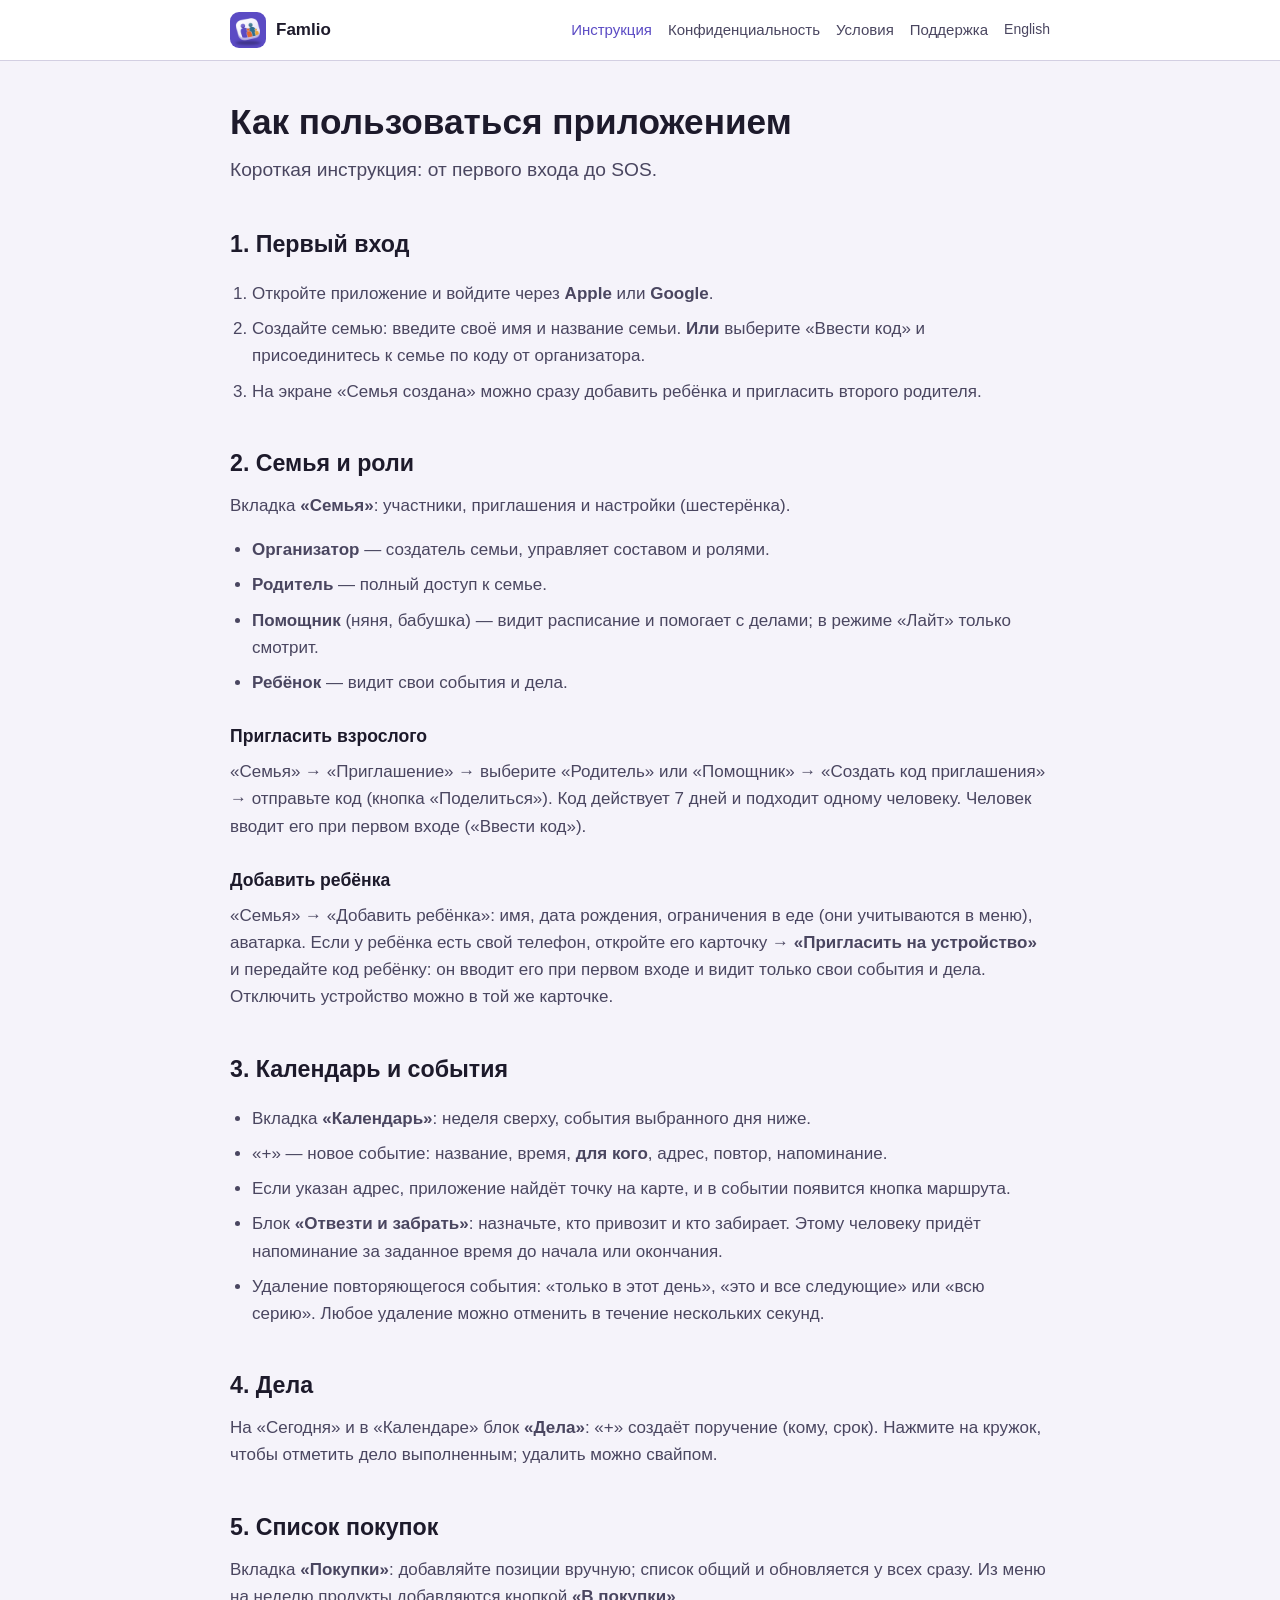
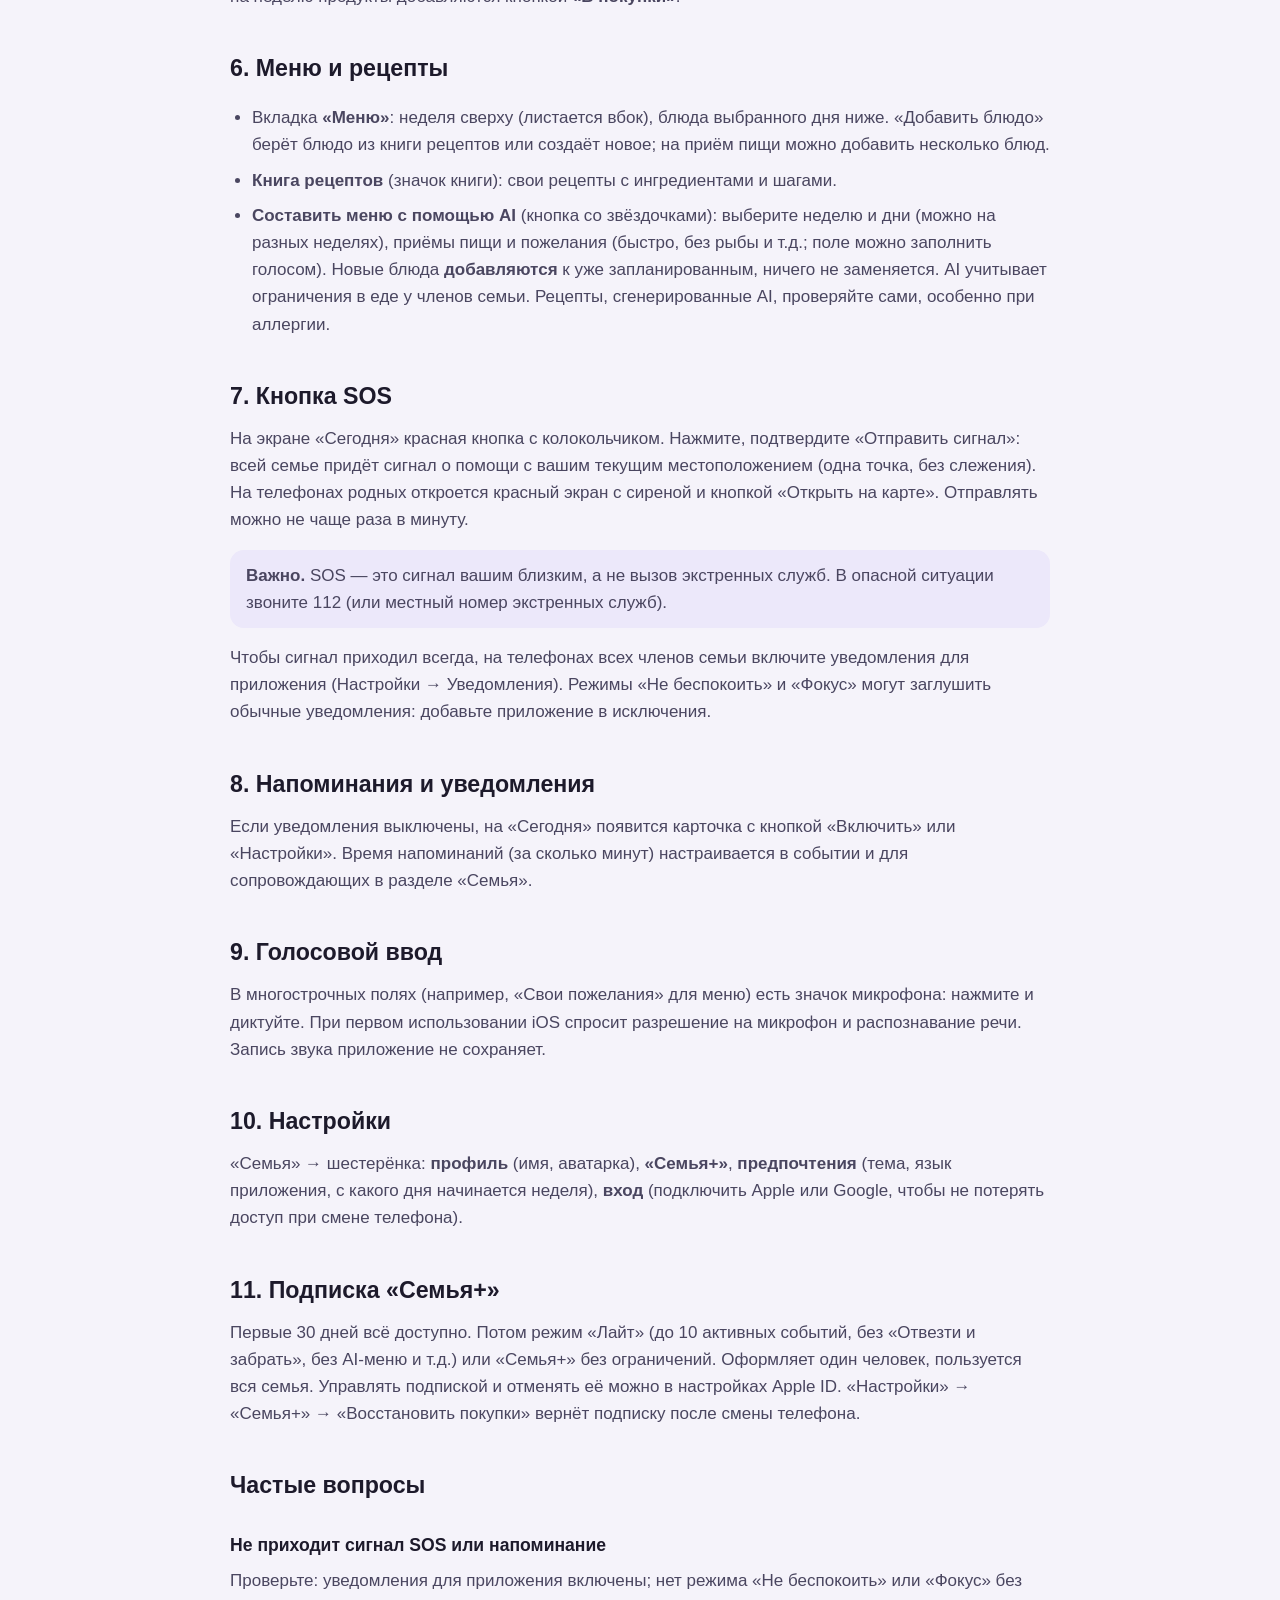
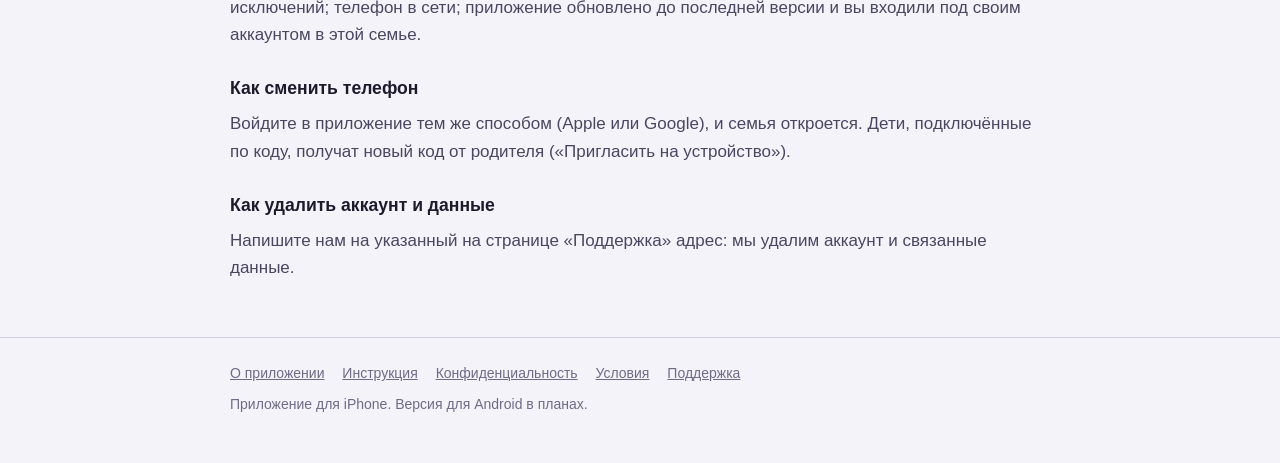
<file: ru/guide.html>
<!doctype html>
<html lang="ru">
<head>
<meta charset="utf-8">
<meta name="viewport" content="width=device-width, initial-scale=1">
<title>Как пользоваться приложением — Famlio</title>
<meta name="description" content="Как пользоваться приложением">
<link rel="icon" href="../assets/icon.png">
<link rel="stylesheet" href="../assets/style.css">
</head>
<body>
<header class="top"><div class="wrap">
  <a class="brand" href="index.html"><img src="../assets/icon.png" alt="">Famlio</a>
  <nav><a class="on" href="guide.html">Инструкция</a><a class="" href="privacy.html">Конфиденциальность</a><a class="" href="terms.html">Условия</a><a class="" href="support.html">Поддержка</a><a class="lang" href="../en/guide.html">English</a></nav>
</div></header>
<main class="wrap">
<h1>Как пользоваться приложением</h1>

<p class="lead">Короткая инструкция: от первого входа до SOS.</p>

<h2>1. Первый вход</h2>
<ol>
  <li>Откройте приложение и войдите через <b>Apple</b> или <b>Google</b>.</li>
  <li>Создайте семью: введите своё имя и название семьи. <b>Или</b> выберите «Ввести код» и присоединитесь к семье по коду от организатора.</li>
  <li>На экране «Семья создана» можно сразу добавить ребёнка и пригласить второго родителя.</li>
</ol>

<h2>2. Семья и роли</h2>
<p>Вкладка <b>«Семья»</b>: участники, приглашения и настройки (шестерёнка).</p>
<ul>
  <li><b>Организатор</b> — создатель семьи, управляет составом и ролями.</li>
  <li><b>Родитель</b> — полный доступ к семье.</li>
  <li><b>Помощник</b> (няня, бабушка) — видит расписание и помогает с делами; в режиме «Лайт» только смотрит.</li>
  <li><b>Ребёнок</b> — видит свои события и дела.</li>
</ul>
<h3>Пригласить взрослого</h3>
<p>«Семья» → «Приглашение» → выберите «Родитель» или «Помощник» → «Создать код приглашения» → отправьте код (кнопка «Поделиться»). Код действует 7 дней и подходит одному человеку. Человек вводит его при первом входе («Ввести код»).</p>
<h3>Добавить ребёнка</h3>
<p>«Семья» → «Добавить ребёнка»: имя, дата рождения, ограничения в еде (они учитываются в меню), аватарка. Если у ребёнка есть свой телефон, откройте его карточку → <b>«Пригласить на устройство»</b> и передайте код ребёнку: он вводит его при первом входе и видит только свои события и дела. Отключить устройство можно в той же карточке.</p>

<h2>3. Календарь и события</h2>
<ul>
  <li>Вкладка <b>«Календарь»</b>: неделя сверху, события выбранного дня ниже.</li>
  <li>«+» — новое событие: название, время, <b>для кого</b>, адрес, повтор, напоминание.</li>
  <li>Если указан адрес, приложение найдёт точку на карте, и в событии появится кнопка маршрута.</li>
  <li>Блок <b>«Отвезти и забрать»</b>: назначьте, кто привозит и кто забирает. Этому человеку придёт напоминание за заданное время до начала или окончания.</li>
  <li>Удаление повторяющегося события: «только в этот день», «это и все следующие» или «всю серию». Любое удаление можно отменить в течение нескольких секунд.</li>
</ul>

<h2>4. Дела</h2>
<p>На «Сегодня» и в «Календаре» блок <b>«Дела»</b>: «+» создаёт поручение (кому, срок). Нажмите на кружок, чтобы отметить дело выполненным; удалить можно свайпом.</p>

<h2>5. Список покупок</h2>
<p>Вкладка <b>«Покупки»</b>: добавляйте позиции вручную; список общий и обновляется у всех сразу. Из меню на неделю продукты добавляются кнопкой <b>«В покупки»</b>.</p>

<h2>6. Меню и рецепты</h2>
<ul>
  <li>Вкладка <b>«Меню»</b>: неделя сверху (листается вбок), блюда выбранного дня ниже. «Добавить блюдо» берёт блюдо из книги рецептов или создаёт новое; на приём пищи можно добавить несколько блюд.</li>
  <li><b>Книга рецептов</b> (значок книги): свои рецепты с ингредиентами и шагами.</li>
  <li><b>Составить меню с помощью AI</b> (кнопка со звёздочками): выберите неделю и дни (можно на разных неделях), приёмы пищи и пожелания (быстро, без рыбы и т.д.; поле можно заполнить голосом). Новые блюда <b>добавляются</b> к уже запланированным, ничего не заменяется. AI учитывает ограничения в еде у членов семьи. Рецепты, сгенерированные AI, проверяйте сами, особенно при аллергии.</li>
</ul>

<h2>7. Кнопка SOS</h2>
<p>На экране «Сегодня» красная кнопка с колокольчиком. Нажмите, подтвердите «Отправить сигнал»: всей семье придёт сигнал о помощи с вашим текущим местоположением (одна точка, без слежения). На телефонах родных откроется красный экран с сиреной и кнопкой «Открыть на карте». Отправлять можно не чаще раза в минуту.</p>
<div class="note"><b>Важно.</b> SOS — это сигнал вашим близким, а не вызов экстренных служб. В опасной ситуации звоните 112 (или местный номер экстренных служб).</div>
<p>Чтобы сигнал приходил всегда, на телефонах всех членов семьи включите уведомления для приложения (Настройки → Уведомления). Режимы «Не беспокоить» и «Фокус» могут заглушить обычные уведомления: добавьте приложение в исключения.</p>

<h2>8. Напоминания и уведомления</h2>
<p>Если уведомления выключены, на «Сегодня» появится карточка с кнопкой «Включить» или «Настройки». Время напоминаний (за сколько минут) настраивается в событии и для сопровождающих в разделе «Семья».</p>

<h2>9. Голосовой ввод</h2>
<p>В многострочных полях (например, «Свои пожелания» для меню) есть значок микрофона: нажмите и диктуйте. При первом использовании iOS спросит разрешение на микрофон и распознавание речи. Запись звука приложение не сохраняет.</p>

<h2>10. Настройки</h2>
<p>«Семья» → шестерёнка: <b>профиль</b> (имя, аватарка), <b>«Семья+»</b>, <b>предпочтения</b> (тема, язык приложения, с какого дня начинается неделя), <b>вход</b> (подключить Apple или Google, чтобы не потерять доступ при смене телефона).</p>

<h2>11. Подписка «Семья+»</h2>
<p>Первые 30 дней всё доступно. Потом режим «Лайт» (до 10 активных событий, без «Отвезти и забрать», без AI-меню и т.д.) или «Семья+» без ограничений. Оформляет один человек, пользуется вся семья. Управлять подпиской и отменять её можно в настройках Apple ID. «Настройки» → «Семья+» → «Восстановить покупки» вернёт подписку после смены телефона.</p>

<h2>Частые вопросы</h2>
<h3>Не приходит сигнал SOS или напоминание</h3>
<p>Проверьте: уведомления для приложения включены; нет режима «Не беспокоить» или «Фокус» без исключений; телефон в сети; приложение обновлено до последней версии и вы входили под своим аккаунтом в этой семье.</p>
<h3>Как сменить телефон</h3>
<p>Войдите в приложение тем же способом (Apple или Google), и семья откроется. Дети, подключённые по коду, получат новый код от родителя («Пригласить на устройство»).</p>
<h3>Как удалить аккаунт и данные</h3>
<p>Напишите нам на указанный на странице «Поддержка» адрес: мы удалим аккаунт и связанные данные.</p>

</main>
<footer><div class="wrap">
  <a href="index.html">О приложении</a> <a href="guide.html">Инструкция</a> <a href="privacy.html">Конфиденциальность</a> <a href="terms.html">Условия</a> <a href="support.html">Поддержка</a>
  <p>Приложение для iPhone. Версия для Android в планах.</p>
</div></footer>
</body>
</html>
</file>
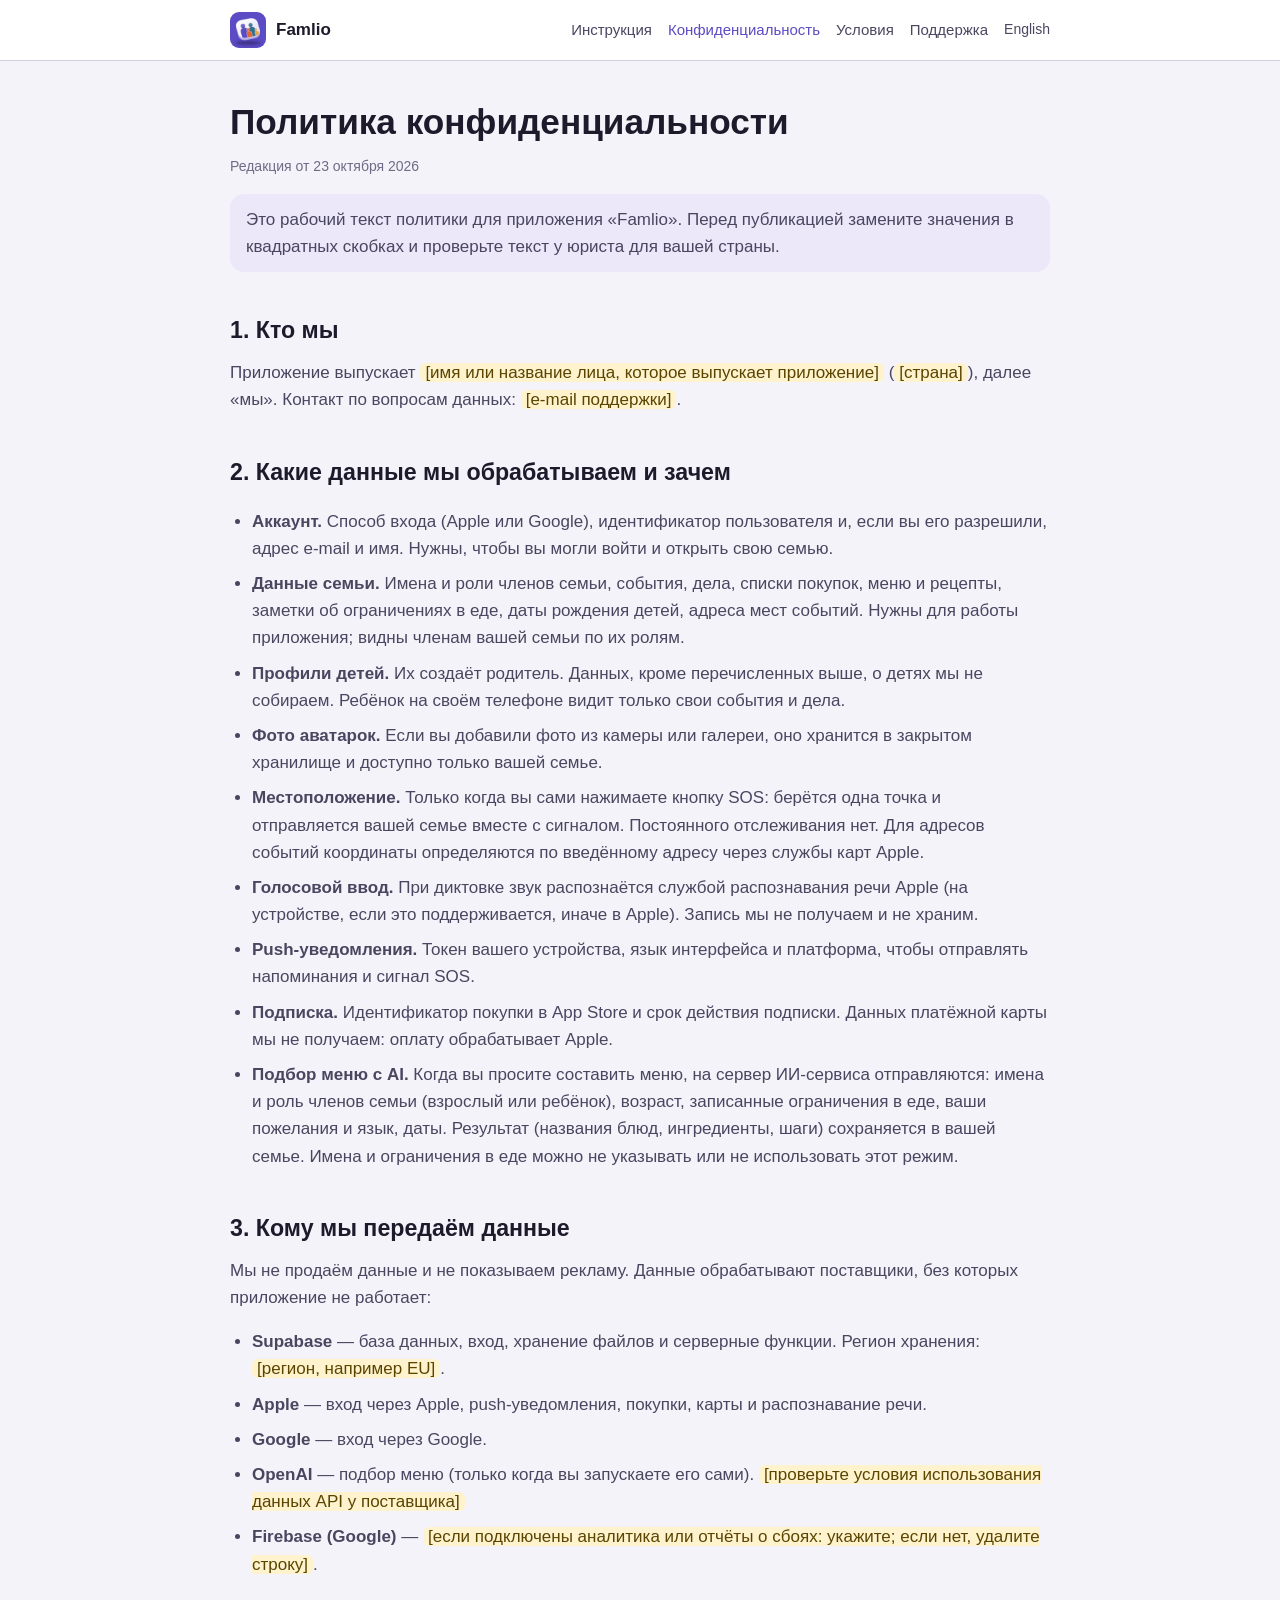
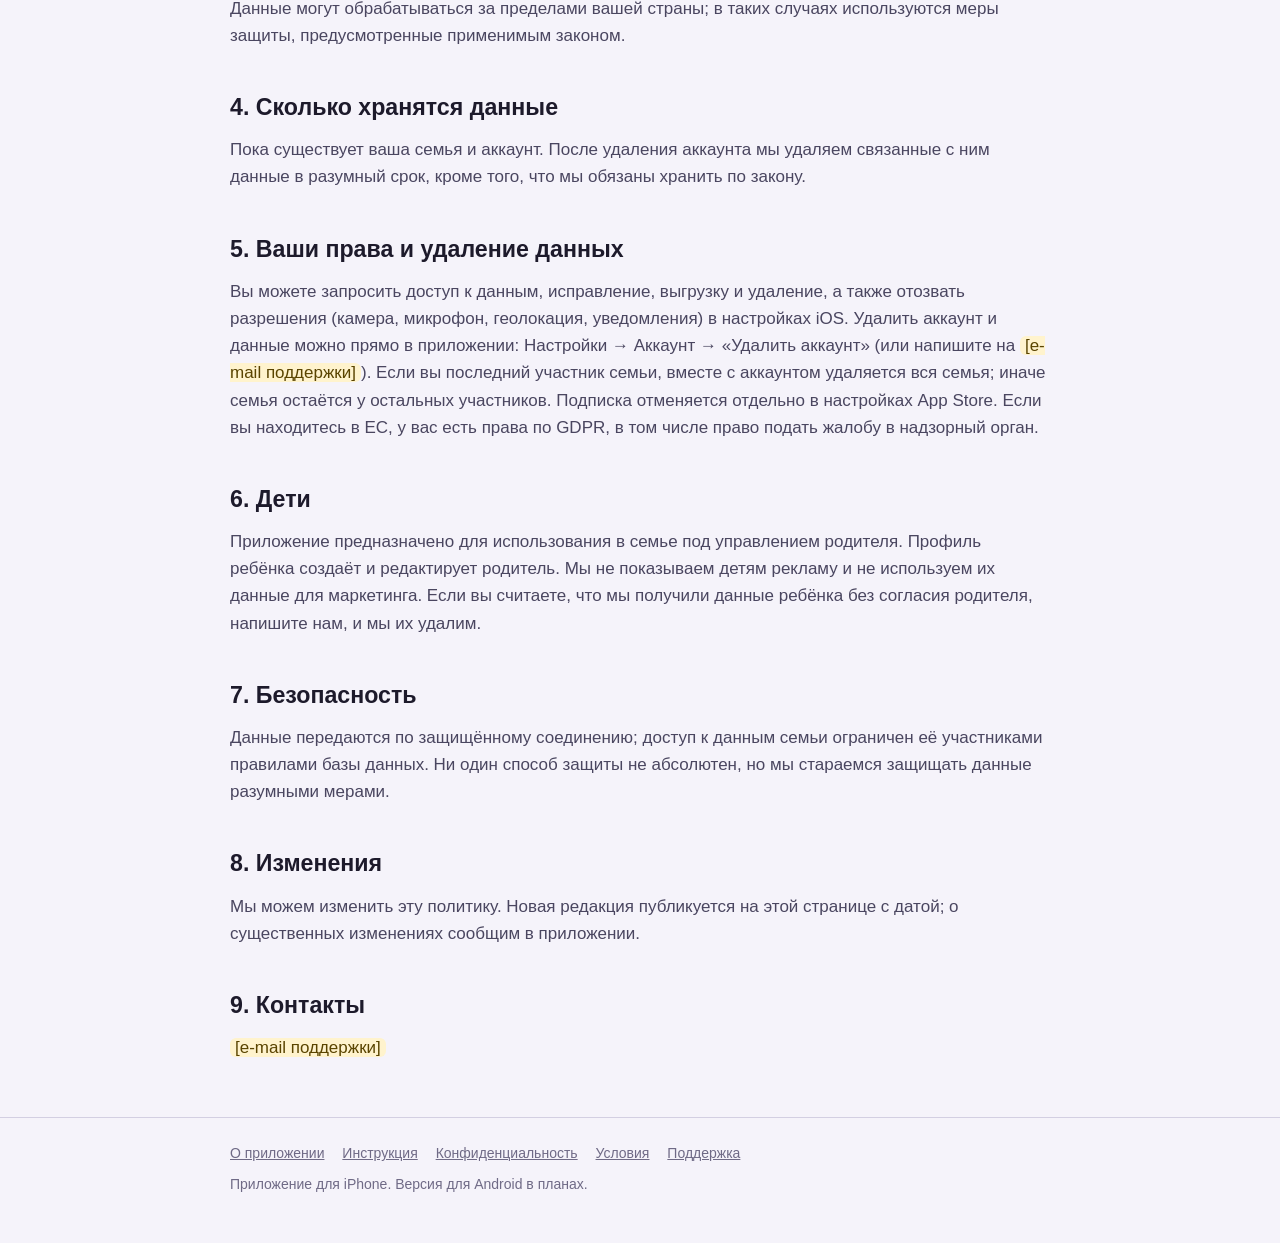
<file: ru/privacy.html>
<!doctype html>
<html lang="ru">
<head>
<meta charset="utf-8">
<meta name="viewport" content="width=device-width, initial-scale=1">
<title>Политика конфиденциальности — Famlio</title>
<meta name="description" content="Политика конфиденциальности">
<link rel="icon" href="../assets/icon.png">
<link rel="stylesheet" href="../assets/style.css">
</head>
<body>
<header class="top"><div class="wrap">
  <a class="brand" href="index.html"><img src="../assets/icon.png" alt="">Famlio</a>
  <nav><a class="" href="guide.html">Инструкция</a><a class="on" href="privacy.html">Конфиденциальность</a><a class="" href="terms.html">Условия</a><a class="" href="support.html">Поддержка</a><a class="lang" href="../en/privacy.html">English</a></nav>
</div></header>
<main class="wrap">
<h1>Политика конфиденциальности</h1>

<p class="updated">Редакция от 23 октября 2026</p>
<div class="note">Это рабочий текст политики для приложения «Famlio». Перед публикацией замените значения в квадратных скобках и проверьте текст у юриста для вашей страны.</div>

<h2>1. Кто мы</h2>
<p>Приложение выпускает <span class="todo">[имя или название лица, которое выпускает приложение]</span> (<span class="todo">[страна]</span>), далее «мы». Контакт по вопросам данных: <span class="todo">[e-mail поддержки]</span>.</p>

<h2>2. Какие данные мы обрабатываем и зачем</h2>
<ul>
  <li><b>Аккаунт.</b> Способ входа (Apple или Google), идентификатор пользователя и, если вы его разрешили, адрес e-mail и имя. Нужны, чтобы вы могли войти и открыть свою семью.</li>
  <li><b>Данные семьи.</b> Имена и роли членов семьи, события, дела, списки покупок, меню и рецепты, заметки об ограничениях в еде, даты рождения детей, адреса мест событий. Нужны для работы приложения; видны членам вашей семьи по их ролям.</li>
  <li><b>Профили детей.</b> Их создаёт родитель. Данных, кроме перечисленных выше, о детях мы не собираем. Ребёнок на своём телефоне видит только свои события и дела.</li>
  <li><b>Фото аватарок.</b> Если вы добавили фото из камеры или галереи, оно хранится в закрытом хранилище и доступно только вашей семье.</li>
  <li><b>Местоположение.</b> Только когда вы сами нажимаете кнопку SOS: берётся одна точка и отправляется вашей семье вместе с сигналом. Постоянного отслеживания нет. Для адресов событий координаты определяются по введённому адресу через службы карт Apple.</li>
  <li><b>Голосовой ввод.</b> При диктовке звук распознаётся службой распознавания речи Apple (на устройстве, если это поддерживается, иначе в Apple). Запись мы не получаем и не храним.</li>
  <li><b>Push-уведомления.</b> Токен вашего устройства, язык интерфейса и платформа, чтобы отправлять напоминания и сигнал SOS.</li>
  <li><b>Подписка.</b> Идентификатор покупки в App Store и срок действия подписки. Данных платёжной карты мы не получаем: оплату обрабатывает Apple.</li>
  <li><b>Подбор меню с AI.</b> Когда вы просите составить меню, на сервер ИИ-сервиса отправляются: имена и роль членов семьи (взрослый или ребёнок), возраст, записанные ограничения в еде, ваши пожелания и язык, даты. Результат (названия блюд, ингредиенты, шаги) сохраняется в вашей семье. Имена и ограничения в еде можно не указывать или не использовать этот режим.</li>
</ul>

<h2>3. Кому мы передаём данные</h2>
<p>Мы не продаём данные и не показываем рекламу. Данные обрабатывают поставщики, без которых приложение не работает:</p>
<ul>
  <li><b>Supabase</b> — база данных, вход, хранение файлов и серверные функции. Регион хранения: <span class="todo">[регион, например EU]</span>.</li>
  <li><b>Apple</b> — вход через Apple, push-уведомления, покупки, карты и распознавание речи.</li>
  <li><b>Google</b> — вход через Google.</li>
  <li><b>OpenAI</b> — подбор меню (только когда вы запускаете его сами). <span class="todo">[проверьте условия использования данных API у поставщика]</span></li>
  <li><b>Firebase (Google)</b> — <span class="todo">[если подключены аналитика или отчёты о сбоях: укажите; если нет, удалите строку]</span>.</li>
</ul>
<p>Данные могут обрабатываться за пределами вашей страны; в таких случаях используются меры защиты, предусмотренные применимым законом.</p>

<h2>4. Сколько хранятся данные</h2>
<p>Пока существует ваша семья и аккаунт. После удаления аккаунта мы удаляем связанные с ним данные в разумный срок, кроме того, что мы обязаны хранить по закону.</p>

<h2>5. Ваши права и удаление данных</h2>
<p>Вы можете запросить доступ к данным, исправление, выгрузку и удаление, а также отозвать разрешения (камера, микрофон, геолокация, уведомления) в настройках iOS. Удалить аккаунт и данные можно прямо в приложении: Настройки → Аккаунт → «Удалить аккаунт» (или напишите на <span class="todo">[e-mail поддержки]</span>). Если вы последний участник семьи, вместе с аккаунтом удаляется вся семья; иначе семья остаётся у остальных участников. Подписка отменяется отдельно в настройках App Store. Если вы находитесь в ЕС, у вас есть права по GDPR, в том числе право подать жалобу в надзорный орган.</p>

<h2>6. Дети</h2>
<p>Приложение предназначено для использования в семье под управлением родителя. Профиль ребёнка создаёт и редактирует родитель. Мы не показываем детям рекламу и не используем их данные для маркетинга. Если вы считаете, что мы получили данные ребёнка без согласия родителя, напишите нам, и мы их удалим.</p>

<h2>7. Безопасность</h2>
<p>Данные передаются по защищённому соединению; доступ к данным семьи ограничен её участниками правилами базы данных. Ни один способ защиты не абсолютен, но мы стараемся защищать данные разумными мерами.</p>

<h2>8. Изменения</h2>
<p>Мы можем изменить эту политику. Новая редакция публикуется на этой странице с датой; о существенных изменениях сообщим в приложении.</p>

<h2>9. Контакты</h2>
<p><span class="todo">[e-mail поддержки]</span></p>

</main>
<footer><div class="wrap">
  <a href="index.html">О приложении</a> <a href="guide.html">Инструкция</a> <a href="privacy.html">Конфиденциальность</a> <a href="terms.html">Условия</a> <a href="support.html">Поддержка</a>
  <p>Приложение для iPhone. Версия для Android в планах.</p>
</div></footer>
</body>
</html>
</file>
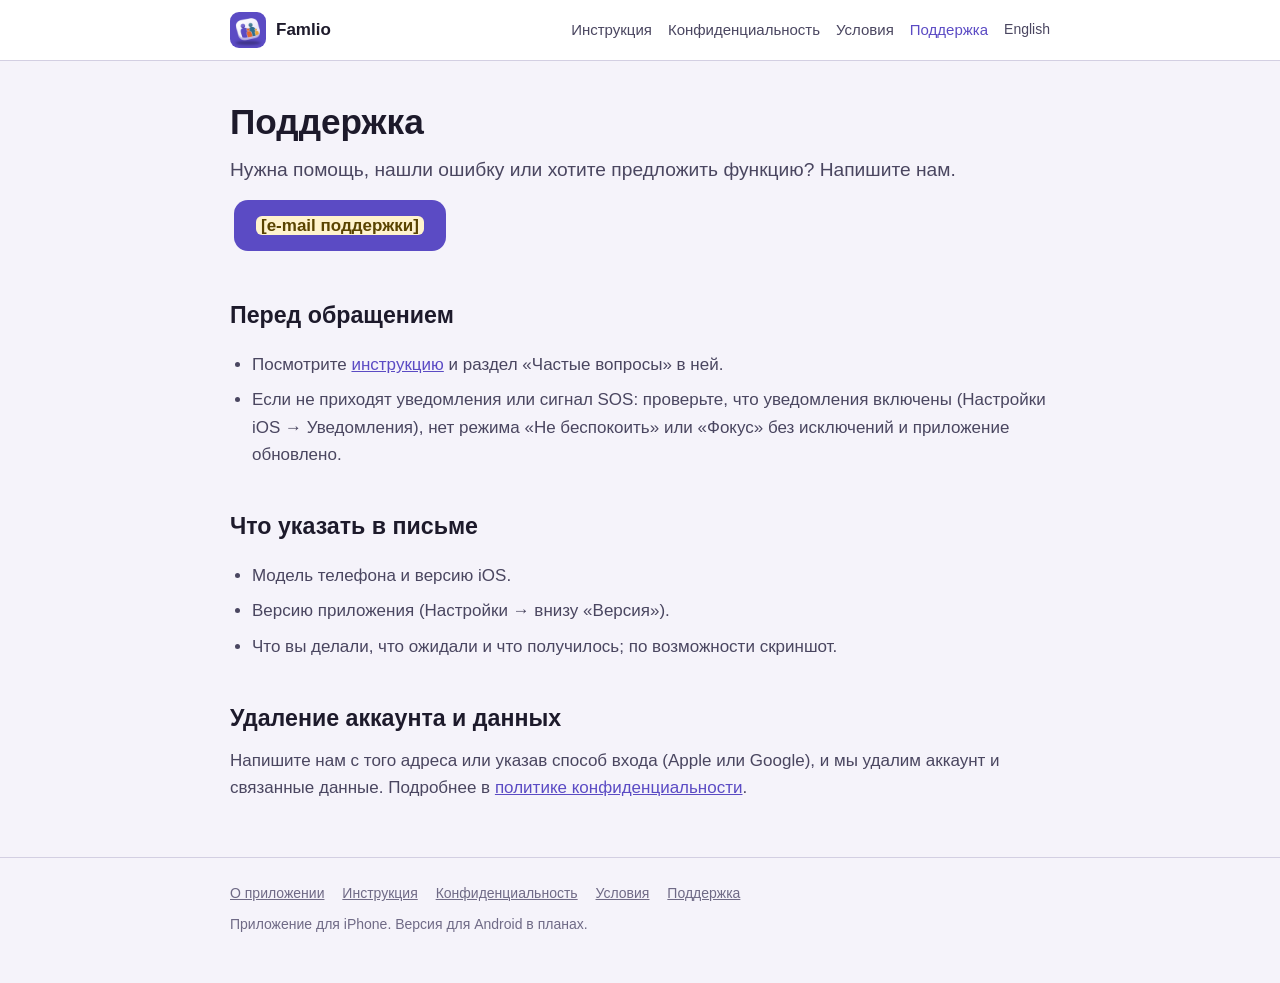
<file: ru/support.html>
<!doctype html>
<html lang="ru">
<head>
<meta charset="utf-8">
<meta name="viewport" content="width=device-width, initial-scale=1">
<title>Поддержка — Famlio</title>
<meta name="description" content="Поддержка">
<link rel="icon" href="../assets/icon.png">
<link rel="stylesheet" href="../assets/style.css">
</head>
<body>
<header class="top"><div class="wrap">
  <a class="brand" href="index.html"><img src="../assets/icon.png" alt="">Famlio</a>
  <nav><a class="" href="guide.html">Инструкция</a><a class="" href="privacy.html">Конфиденциальность</a><a class="" href="terms.html">Условия</a><a class="on" href="support.html">Поддержка</a><a class="lang" href="../en/support.html">English</a></nav>
</div></header>
<main class="wrap">
<h1>Поддержка</h1>

<p class="lead">Нужна помощь, нашли ошибку или хотите предложить функцию? Напишите нам.</p>
<p><a class="btn" href="mailto:[e-mail поддержки]"><span class="todo">[e-mail поддержки]</span></a></p>

<h2>Перед обращением</h2>
<ul>
  <li>Посмотрите <a href="guide.html">инструкцию</a> и раздел «Частые вопросы» в ней.</li>
  <li>Если не приходят уведомления или сигнал SOS: проверьте, что уведомления включены (Настройки iOS → Уведомления), нет режима «Не беспокоить» или «Фокус» без исключений и приложение обновлено.</li>
</ul>

<h2>Что указать в письме</h2>
<ul>
  <li>Модель телефона и версию iOS.</li>
  <li>Версию приложения (Настройки → внизу «Версия»).</li>
  <li>Что вы делали, что ожидали и что получилось; по возможности скриншот.</li>
</ul>

<h2>Удаление аккаунта и данных</h2>
<p>Напишите нам с того адреса или указав способ входа (Apple или Google), и мы удалим аккаунт и связанные данные. Подробнее в <a href="privacy.html">политике конфиденциальности</a>.</p>

</main>
<footer><div class="wrap">
  <a href="index.html">О приложении</a> <a href="guide.html">Инструкция</a> <a href="privacy.html">Конфиденциальность</a> <a href="terms.html">Условия</a> <a href="support.html">Поддержка</a>
  <p>Приложение для iPhone. Версия для Android в планах.</p>
</div></footer>
</body>
</html>
</file>
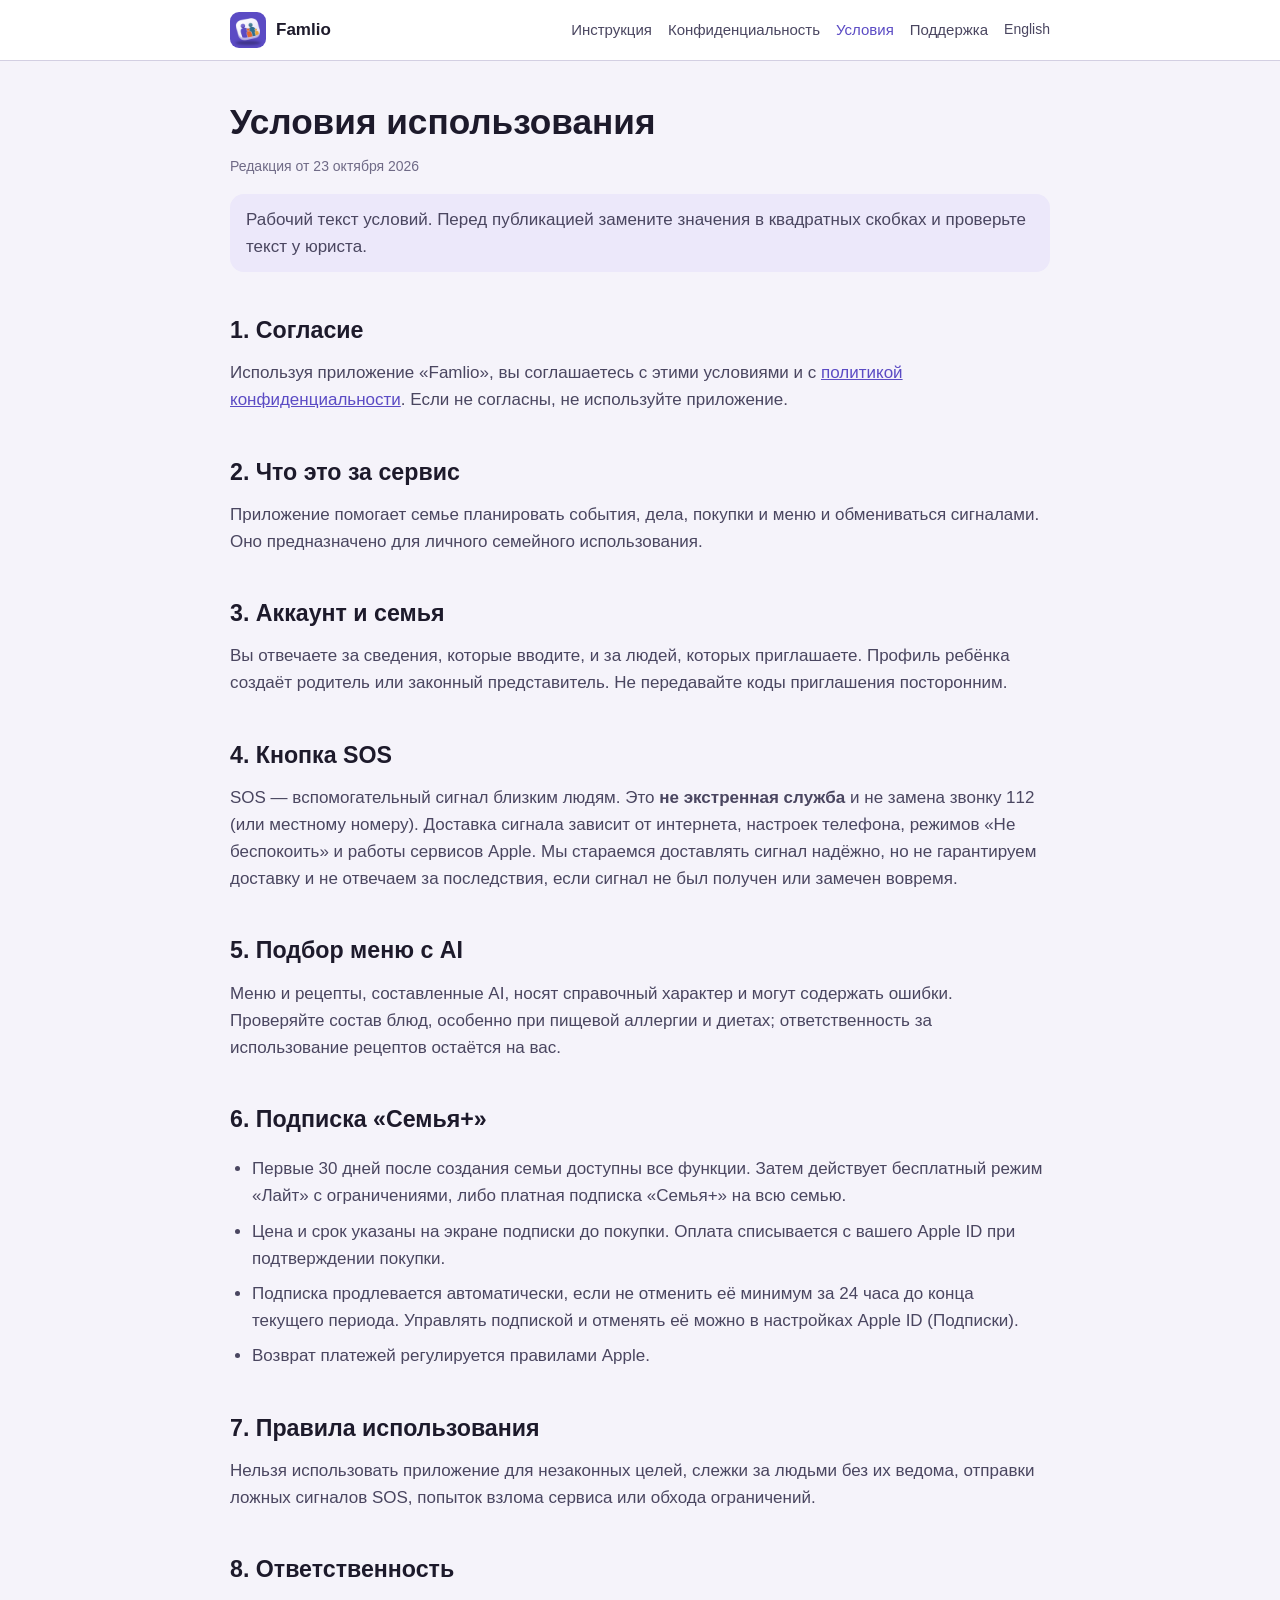
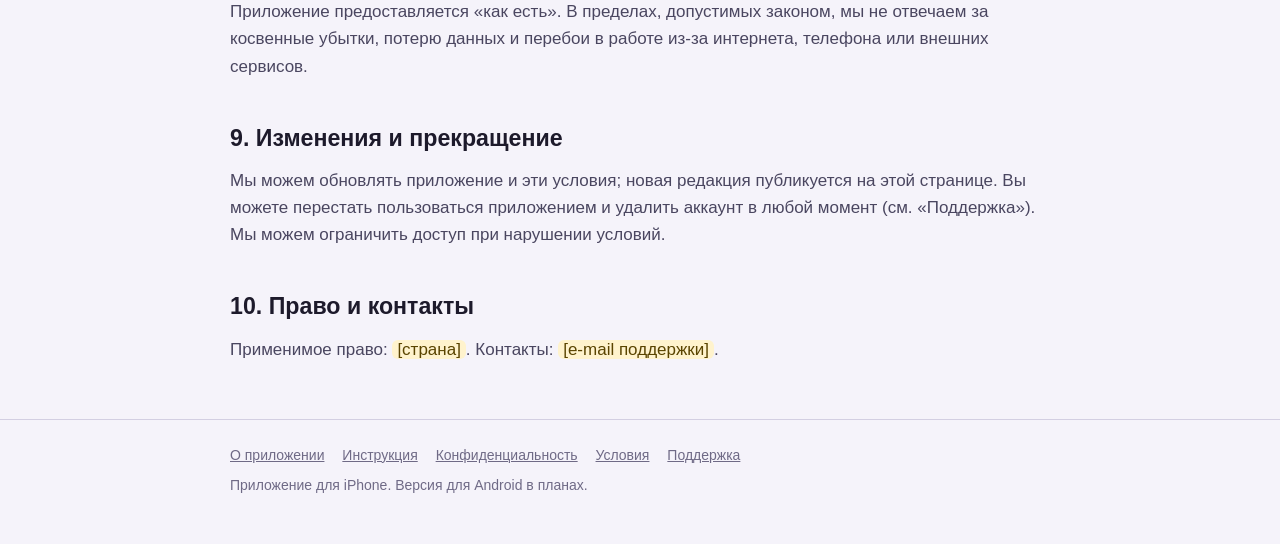
<file: ru/terms.html>
<!doctype html>
<html lang="ru">
<head>
<meta charset="utf-8">
<meta name="viewport" content="width=device-width, initial-scale=1">
<title>Условия использования — Famlio</title>
<meta name="description" content="Условия использования">
<link rel="icon" href="../assets/icon.png">
<link rel="stylesheet" href="../assets/style.css">
</head>
<body>
<header class="top"><div class="wrap">
  <a class="brand" href="index.html"><img src="../assets/icon.png" alt="">Famlio</a>
  <nav><a class="" href="guide.html">Инструкция</a><a class="" href="privacy.html">Конфиденциальность</a><a class="on" href="terms.html">Условия</a><a class="" href="support.html">Поддержка</a><a class="lang" href="../en/terms.html">English</a></nav>
</div></header>
<main class="wrap">
<h1>Условия использования</h1>

<p class="updated">Редакция от 23 октября 2026</p>
<div class="note">Рабочий текст условий. Перед публикацией замените значения в квадратных скобках и проверьте текст у юриста.</div>

<h2>1. Согласие</h2>
<p>Используя приложение «Famlio», вы соглашаетесь с этими условиями и с <a href="privacy.html">политикой конфиденциальности</a>. Если не согласны, не используйте приложение.</p>

<h2>2. Что это за сервис</h2>
<p>Приложение помогает семье планировать события, дела, покупки и меню и обмениваться сигналами. Оно предназначено для личного семейного использования.</p>

<h2>3. Аккаунт и семья</h2>
<p>Вы отвечаете за сведения, которые вводите, и за людей, которых приглашаете. Профиль ребёнка создаёт родитель или законный представитель. Не передавайте коды приглашения посторонним.</p>

<h2>4. Кнопка SOS</h2>
<p>SOS — вспомогательный сигнал близким людям. Это <b>не экстренная служба</b> и не замена звонку 112 (или местному номеру). Доставка сигнала зависит от интернета, настроек телефона, режимов «Не беспокоить» и работы сервисов Apple. Мы стараемся доставлять сигнал надёжно, но не гарантируем доставку и не отвечаем за последствия, если сигнал не был получен или замечен вовремя.</p>

<h2>5. Подбор меню с AI</h2>
<p>Меню и рецепты, составленные AI, носят справочный характер и могут содержать ошибки. Проверяйте состав блюд, особенно при пищевой аллергии и диетах; ответственность за использование рецептов остаётся на вас.</p>

<h2>6. Подписка «Семья+»</h2>
<ul>
  <li>Первые 30 дней после создания семьи доступны все функции. Затем действует бесплатный режим «Лайт» с ограничениями, либо платная подписка «Семья+» на всю семью.</li>
  <li>Цена и срок указаны на экране подписки до покупки. Оплата списывается с вашего Apple ID при подтверждении покупки.</li>
  <li>Подписка продлевается автоматически, если не отменить её минимум за 24 часа до конца текущего периода. Управлять подпиской и отменять её можно в настройках Apple ID (Подписки).</li>
  <li>Возврат платежей регулируется правилами Apple.</li>
</ul>

<h2>7. Правила использования</h2>
<p>Нельзя использовать приложение для незаконных целей, слежки за людьми без их ведома, отправки ложных сигналов SOS, попыток взлома сервиса или обхода ограничений.</p>

<h2>8. Ответственность</h2>
<p>Приложение предоставляется «как есть». В пределах, допустимых законом, мы не отвечаем за косвенные убытки, потерю данных и перебои в работе из-за интернета, телефона или внешних сервисов.</p>

<h2>9. Изменения и прекращение</h2>
<p>Мы можем обновлять приложение и эти условия; новая редакция публикуется на этой странице. Вы можете перестать пользоваться приложением и удалить аккаунт в любой момент (см. «Поддержка»). Мы можем ограничить доступ при нарушении условий.</p>

<h2>10. Право и контакты</h2>
<p>Применимое право: <span class="todo">[страна]</span>. Контакты: <span class="todo">[e-mail поддержки]</span>.</p>

</main>
<footer><div class="wrap">
  <a href="index.html">О приложении</a> <a href="guide.html">Инструкция</a> <a href="privacy.html">Конфиденциальность</a> <a href="terms.html">Условия</a> <a href="support.html">Поддержка</a>
  <p>Приложение для iPhone. Версия для Android в планах.</p>
</div></footer>
</body>
</html>
</file>
<file: assets/style.css>
:root {
  --bg: #f5f3fa; --card: #ffffff; --text: #1d1a2b; --body: #4a4660; --muted: #6f6a86;
  --accent: #5b4bc4; --on-accent: #ffffff; --border: #d3cfe2; --soft: #ece8fa;
}
@media (prefers-color-scheme: dark) {
  :root {
    --bg: #09080d; --card: #17141f; --text: #f1eefb; --body: #c3bdd9; --muted: #9a94b3;
    --accent: #a996ff; --on-accent: #17141f; --border: #2a2638; --soft: #1f1b2e;
  }
}
* { box-sizing: border-box; }
html { -webkit-text-size-adjust: 100%; }
body {
  margin: 0; background: var(--bg); color: var(--body);
  font: 17px/1.6 -apple-system, BlinkMacSystemFont, "Segoe UI", Roboto, Helvetica, Arial, sans-serif;
}
a { color: var(--accent); }
.wrap { max-width: 860px; margin: 0 auto; padding: 0 20px; }
header.top { border-bottom: 1px solid var(--border); background: var(--card); }
header.top .wrap { display: flex; align-items: center; justify-content: space-between; gap: 16px; padding-top: 12px; padding-bottom: 12px; flex-wrap: wrap; }
.brand { display: flex; align-items: center; gap: 10px; color: var(--text); text-decoration: none; font-weight: 700; }
.brand img { width: 36px; height: 36px; border-radius: 9px; }
nav { display: flex; flex-wrap: wrap; gap: 4px 16px; }
nav a { text-decoration: none; color: var(--body); font-size: 15px; }
nav a.on, nav a:hover { color: var(--accent); }
.lang { font-size: 14px; }
h1 { color: var(--text); font-size: 2.2rem; line-height: 1.2; margin: 40px 0 12px; }
h2 { color: var(--text); font-size: 1.45rem; margin: 40px 0 10px; }
h3 { color: var(--text); font-size: 1.1rem; margin: 26px 0 6px; }
p, li { margin: 8px 0; }
.lead { font-size: 1.2rem; color: var(--body); }
.hero { text-align: center; padding: 48px 0 24px; }
.hero img { width: 112px; height: 112px; border-radius: 26px; box-shadow: 0 10px 30px rgba(91, 75, 196, .3); }
.hero h1 { margin-top: 20px; font-size: 2.6rem; }
.grid { display: grid; grid-template-columns: repeat(auto-fit, minmax(240px, 1fr)); gap: 14px; margin: 24px 0; }
.card { background: var(--card); border: 1px solid var(--border); border-radius: 18px; padding: 18px 20px; }
.card h3 { margin-top: 0; }
.card p { margin-bottom: 0; }
.badge { display: inline-block; background: var(--soft); color: var(--accent); border-radius: 999px; padding: 2px 10px; font-size: 13px; font-weight: 600; }
.btn { display: inline-block; background: var(--accent); color: var(--on-accent); padding: 12px 22px; border-radius: 14px; text-decoration: none; font-weight: 700; margin: 6px 4px; }
.btn.ghost { background: transparent; color: var(--accent); border: 1px solid var(--border); }
.note { background: var(--soft); border-radius: 14px; padding: 12px 16px; margin: 16px 0; }
.todo { background: #fff3cd; color: #5a4400; border-radius: 6px; padding: 0 5px; }
ol, ul { padding-left: 22px; }
footer { border-top: 1px solid var(--border); margin-top: 56px; padding: 24px 0 40px; font-size: 14px; color: var(--muted); }
footer a { margin-right: 14px; color: var(--muted); }
.updated { color: var(--muted); font-size: 14px; }
</file>
